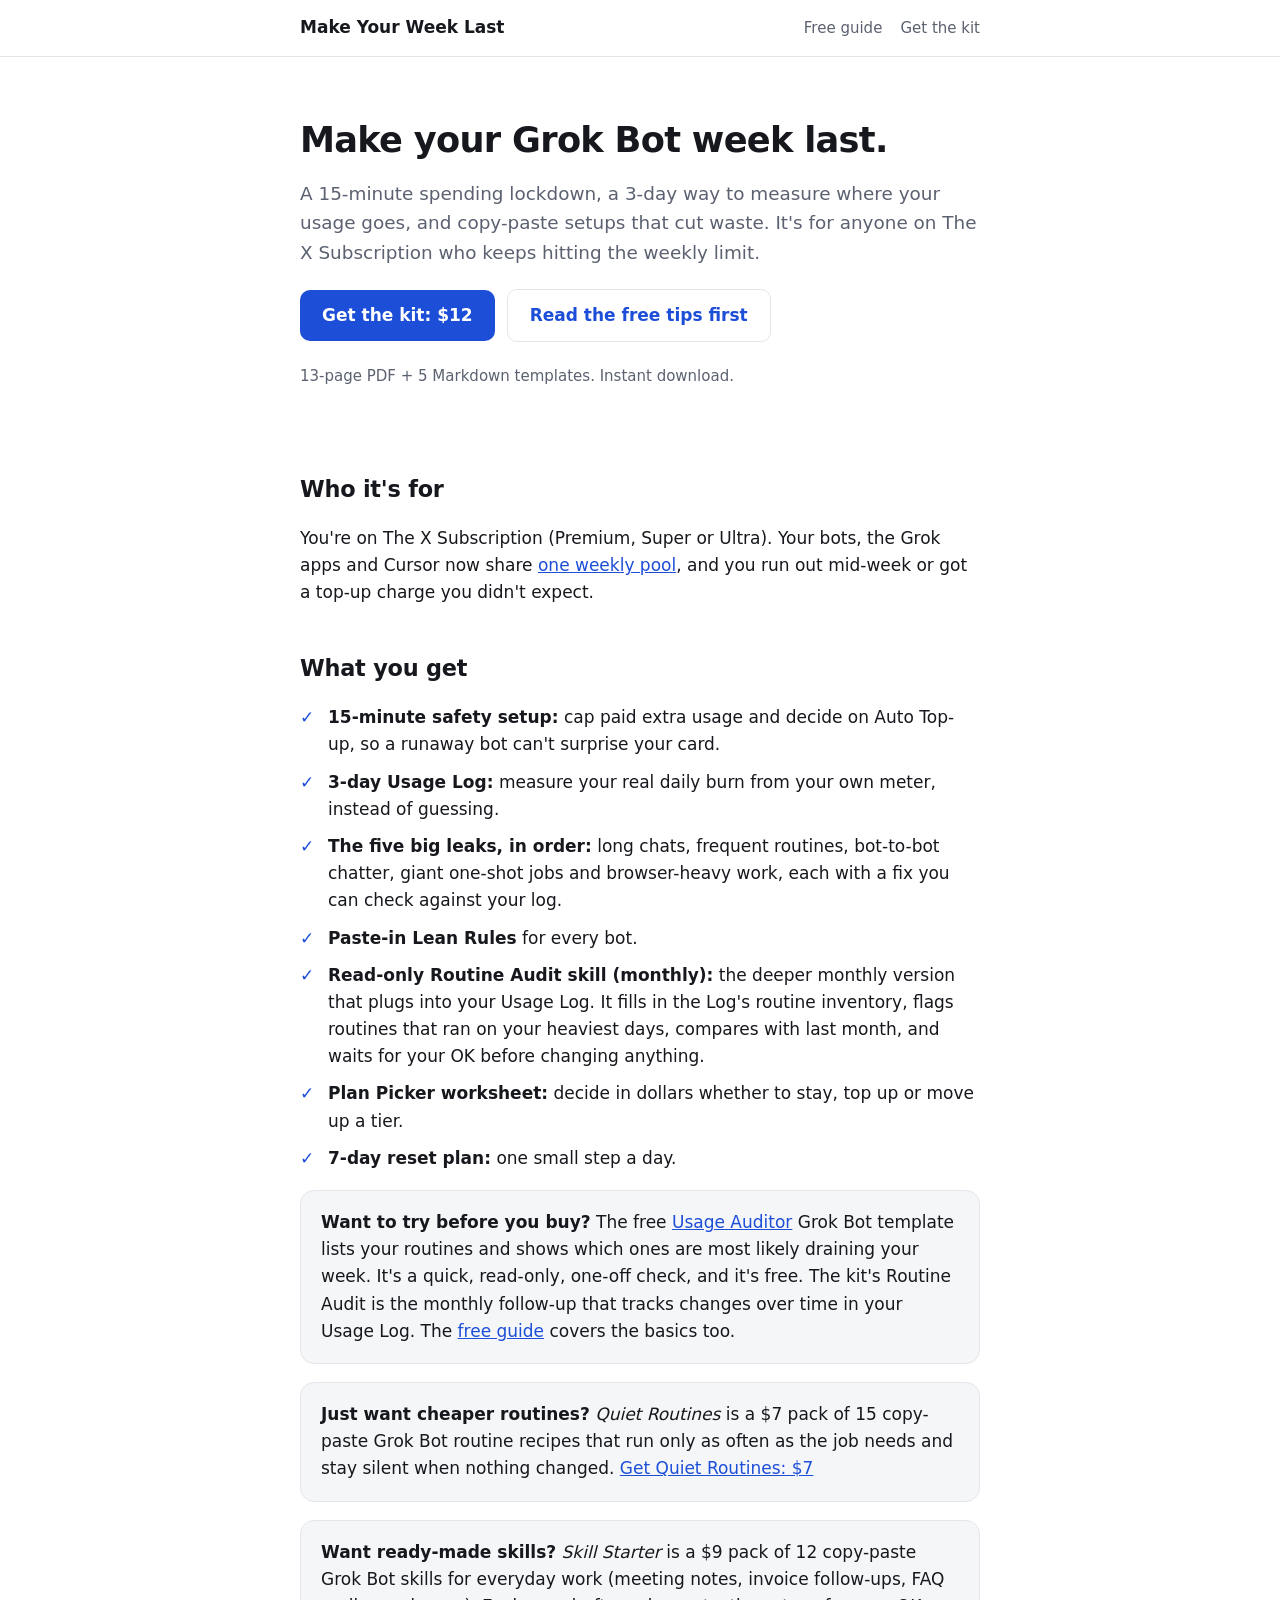
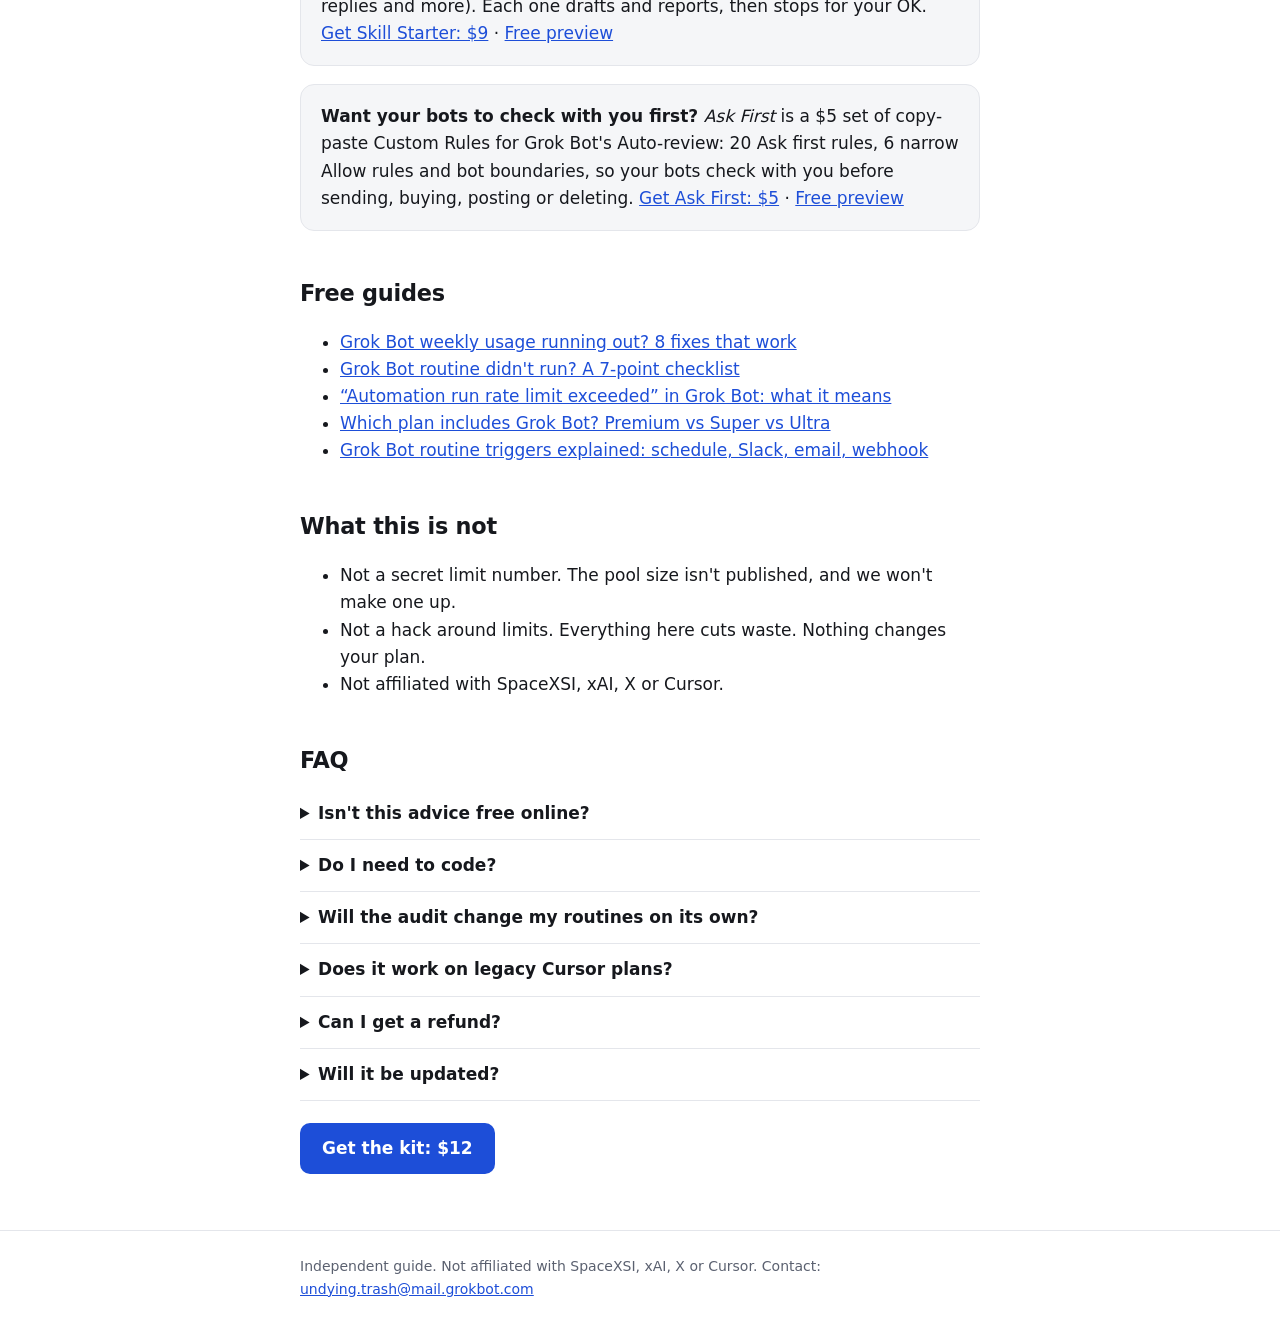
<file: index.html>
<!doctype html>
<html lang="en">
<head>
<meta name="google-site-verification" content="UAMNcoWR_PpXEXKxBEg5cKp0CFgbAZneuXCHmwdmCbc" />
<meta charset="utf-8">
<meta name="viewport" content="width=device-width,initial-scale=1">
<title>Make Your Week Last: a Grok Bot usage kit ($12)</title>
<meta name="description" content="A short guide and 5 copy-paste templates for Grok Bot users on The X Subscription who run out of weekly usage: cap surprise spending, measure your real burn, fix the biggest leaks, and pick a plan in dollars.">
<link rel="canonical" href="https://botfixer5000.github.io/make-your-week-last/">
<meta property="og:title" content="Make Your Week Last: a Grok Bot usage kit">
<meta property="og:description" content="Stop running out of Grok Bot usage mid-week. Guide + 5 copy-paste templates, $12.">
<meta property="og:type" content="website">
<meta property="og:url" content="https://botfixer5000.github.io/make-your-week-last/">
<link rel="stylesheet" href="style.css">
<script type="application/ld+json">{"@context":"https://schema.org","@type":"Product","name":"Make Your Week Last: Grok Bot Usage Kit","description":"PDF guide plus 5 Markdown templates to stop running out of Grok Bot weekly usage on The X Subscription.","offers":{"@type":"Offer","price":"12.00","priceCurrency":"USD","url":"https://botfixer5000.gumroad.com/l/make-your-week-last"}}</script>
</head>
<body>
<header class="site"><div class="wrap"><a href="./">Make Your Week Last</a><nav><a href="grok-bot-weekly-usage-running-out/">Free guide</a><a href="https://botfixer5000.gumroad.com/l/make-your-week-last">Get the kit</a></nav></div></header>
<main class="wrap">
<section class="hero">
<h1>Make your Grok Bot week last.</h1>
<p class="lede">A 15-minute spending lockdown, a 3-day way to measure where your usage goes, and copy-paste setups that cut waste. It's for anyone on The X Subscription who keeps hitting the weekly limit.</p>
<div class="cta"><a class="btn" href="https://botfixer5000.gumroad.com/l/make-your-week-last">Get the kit: $12</a><a class="btn ghost" href="grok-bot-weekly-usage-running-out/">Read the free tips first</a></div>
<p class="price">13-page PDF + 5 Markdown templates. Instant download.</p>
</section>

<h2>Who it's for</h2>
<p>You're on The X Subscription (Premium, Super or Ultra). Your bots, the Grok apps and Cursor now share <a href="https://docs.x.ai/x-subscription/usage-limits">one weekly pool</a>, and you run out mid-week or got a top-up charge you didn't expect.</p>

<h2>What you get</h2>
<ul class="check">
<li><strong>15-minute safety setup:</strong> cap paid extra usage and decide on Auto Top-up, so a runaway bot can't surprise your card.</li>
<li><strong>3-day Usage Log:</strong> measure your real daily burn from your own meter, instead of guessing.</li>
<li><strong>The five big leaks, in order:</strong> long chats, frequent routines, bot-to-bot chatter, giant one-shot jobs and browser-heavy work, each with a fix you can check against your log.</li>
<li><strong>Paste-in Lean Rules</strong> for every bot.</li>
<li><strong>Read-only Routine Audit skill (monthly):</strong> the deeper monthly version that plugs into your Usage Log. It fills in the Log's routine inventory, flags routines that ran on your heaviest days, compares with last month, and waits for your OK before changing anything.</li>
<li><strong>Plan Picker worksheet:</strong> decide in dollars whether to stay, top up or move up a tier.</li>
<li><strong>7-day reset plan:</strong> one small step a day.</li>
</ul>

<div class="card">
<strong>Want to try before you buy?</strong> The free <a href="https://x.ai/bot/VB-5Vtr02fQfb85VP9PFY">Usage Auditor</a> Grok Bot template lists your routines and shows which ones are most likely draining your week. It's a quick, read-only, one-off check, and it's free. The kit's Routine Audit is the monthly follow-up that tracks changes over time in your Usage Log. The <a href="grok-bot-weekly-usage-running-out/">free guide</a> covers the basics too.
</div>

<div class="card">
<strong>Just want cheaper routines?</strong> <em>Quiet Routines</em> is a $7 pack of 15 copy-paste Grok Bot routine recipes that run only as often as the job needs and stay silent when nothing changed. <a href="https://botfixer5000.gumroad.com/l/quiet-routines">Get Quiet Routines: $7</a>
</div>

<div class="card">
<strong>Want ready-made skills?</strong> <em>Skill Starter</em> is a $9 pack of 12 copy-paste Grok Bot skills for everyday work (meeting notes, invoice follow-ups, FAQ replies and more). Each one drafts and reports, then stops for your OK. <a href="https://botfixer5000.gumroad.com/l/skill-starter">Get Skill Starter: $9</a> · <a href="skill-starter-preview.pdf">Free preview</a>
</div>

<div class="card">
<strong>Want your bots to check with you first?</strong> <em>Ask First</em> is a $5 set of copy-paste Custom Rules for Grok Bot's Auto-review: 20 Ask first rules, 6 narrow Allow rules and bot boundaries, so your bots check with you before sending, buying, posting or deleting. <a href="https://botfixer5000.gumroad.com/l/ask-first-rules">Get Ask First: $5</a> · <a href="ask-first-rules-preview.pdf">Free preview</a>
</div>

<h2>Free guides</h2>
<ul>
<li><a href="grok-bot-weekly-usage-running-out/">Grok Bot weekly usage running out? 8 fixes that work</a></li>
<li><a href="grok-bot-routine-not-running/">Grok Bot routine didn't run? A 7-point checklist</a></li>
<li><a href="automation-run-rate-limit-exceeded/">“Automation run rate limit exceeded” in Grok Bot: what it means</a></li>
<li><a href="which-plan-includes-grok-bot/">Which plan includes Grok Bot? Premium vs Super vs Ultra</a></li>
<li><a href="grok-bot-routine-triggers/">Grok Bot routine triggers explained: schedule, Slack, email, webhook</a></li>
</ul>

<h2>What this is not</h2>
<ul>
<li>Not a secret limit number. The pool size isn't published, and we won't make one up.</li>
<li>Not a hack around limits. Everything here cuts waste. Nothing changes your plan.</li>
<li>Not affiliated with SpaceXSI, xAI, X or Cursor.</li>
</ul>

<h2>FAQ</h2>
<details><summary>Isn't this advice free online?</summary><p>Some of it is, and the kit links the official pages. What you're paying for is one ordered checklist, a way to measure your own burn, ready-to-paste templates, and the plan decision in dollars, all in one place for the shared-pool setup.</p></details>
<details><summary>Do I need to code?</summary><p>No. You paste text into your bots and fill in two tables.</p></details>
<details><summary>Will the audit change my routines on its own?</summary><p>No. It's read-only and asks you to approve each change by number.</p></details>
<details><summary>Does it work on legacy Cursor plans?</summary><p>Mostly. The leak fixes and templates apply anywhere. The billing steps are written for The X Subscription, and legacy screens use different names (On-demand usage, On-demand monthly limit).</p></details>
<details><summary>Can I get a refund?</summary><p>No. All sales are final (except where the law requires a refund) because this is a digital download you keep as soon as you buy it. The product page has a free preview with the full table of contents and a sample page. If a file won't open or download, email <a href="mailto:undying.trash@mail.grokbot.com">undying.trash@mail.grokbot.com</a> and I'll send it again.</p></details>
<details><summary>Will it be updated?</summary><p>Buyers get any v1.x updates free, through the same download. Plans and menus change, so I plan to update it when they do, but there's no set schedule.</p></details>

<div class="cta"><a class="btn" href="https://botfixer5000.gumroad.com/l/make-your-week-last">Get the kit: $12</a></div>
</main>
<footer><div class="wrap small">Independent guide. Not affiliated with SpaceXSI, xAI, X or Cursor. Contact: <a href="mailto:undying.trash@mail.grokbot.com">undying.trash@mail.grokbot.com</a></div></footer>
</body>
</html>
</file>
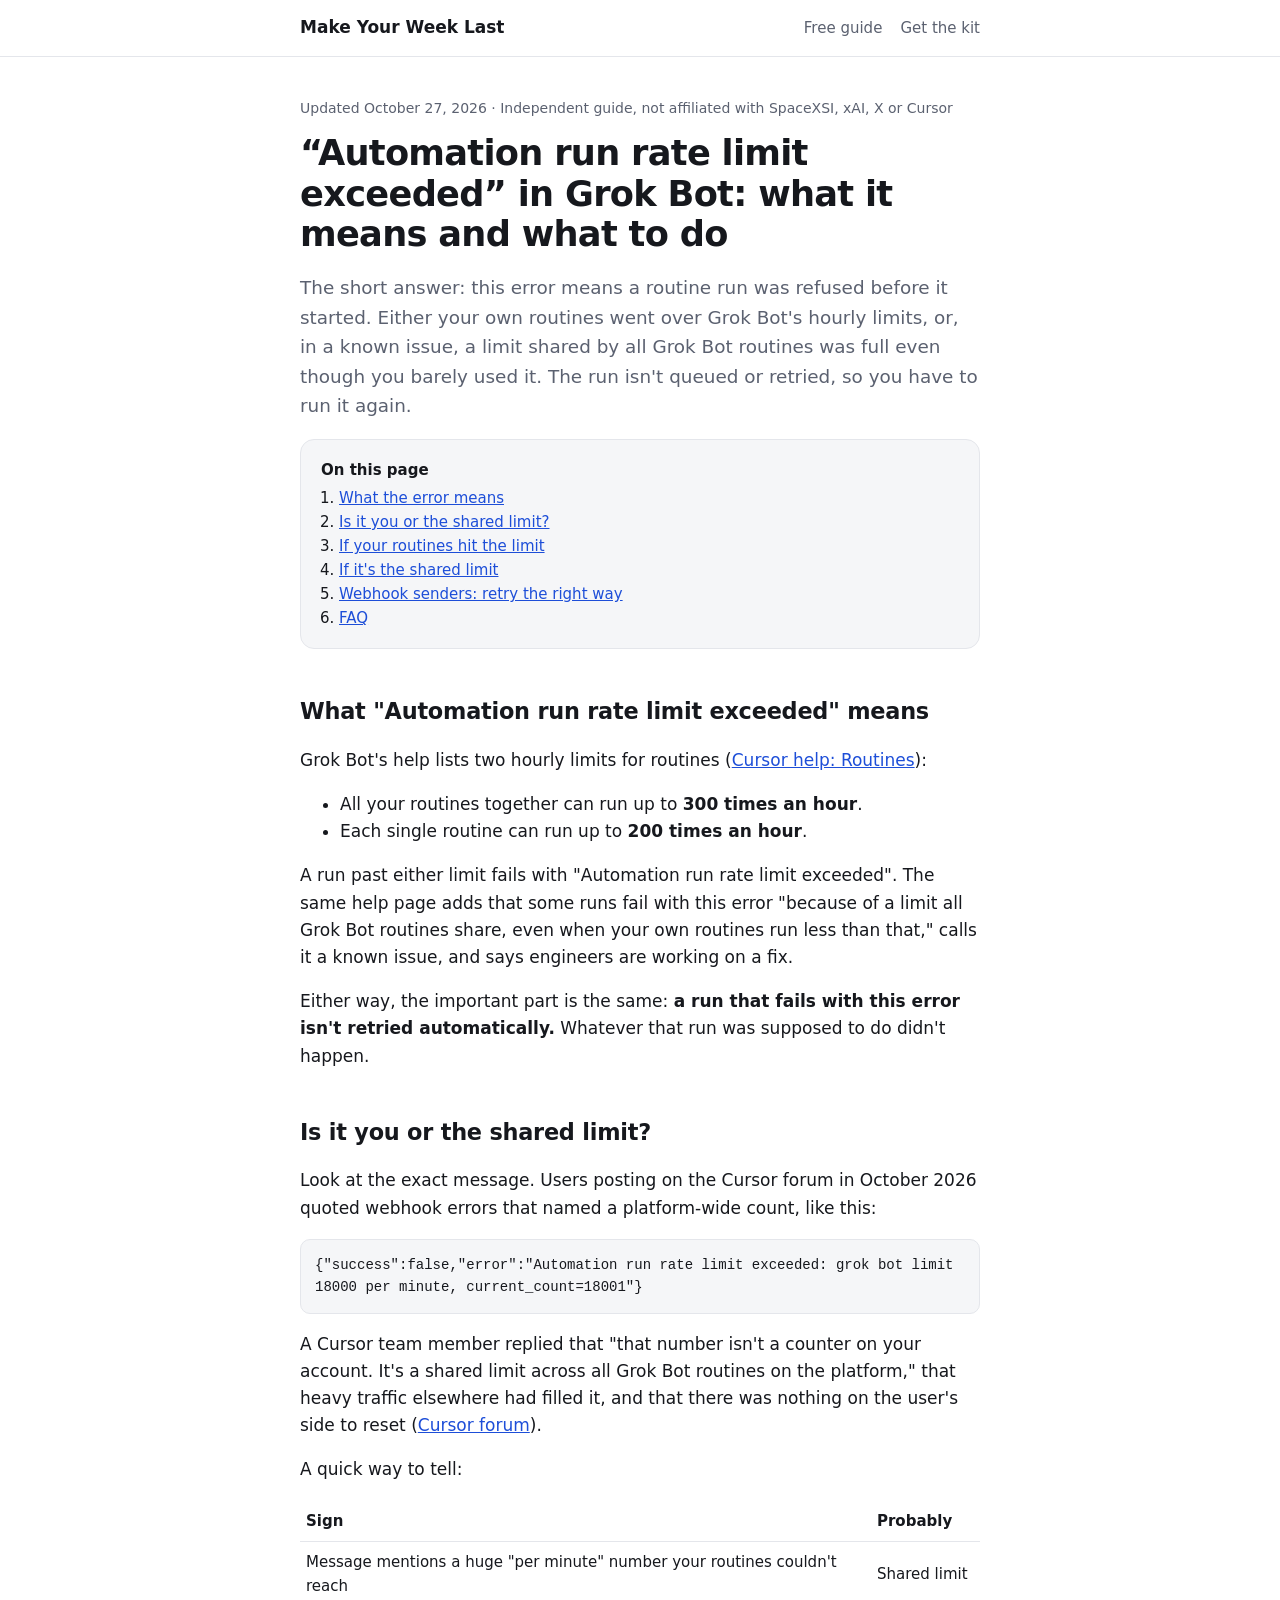
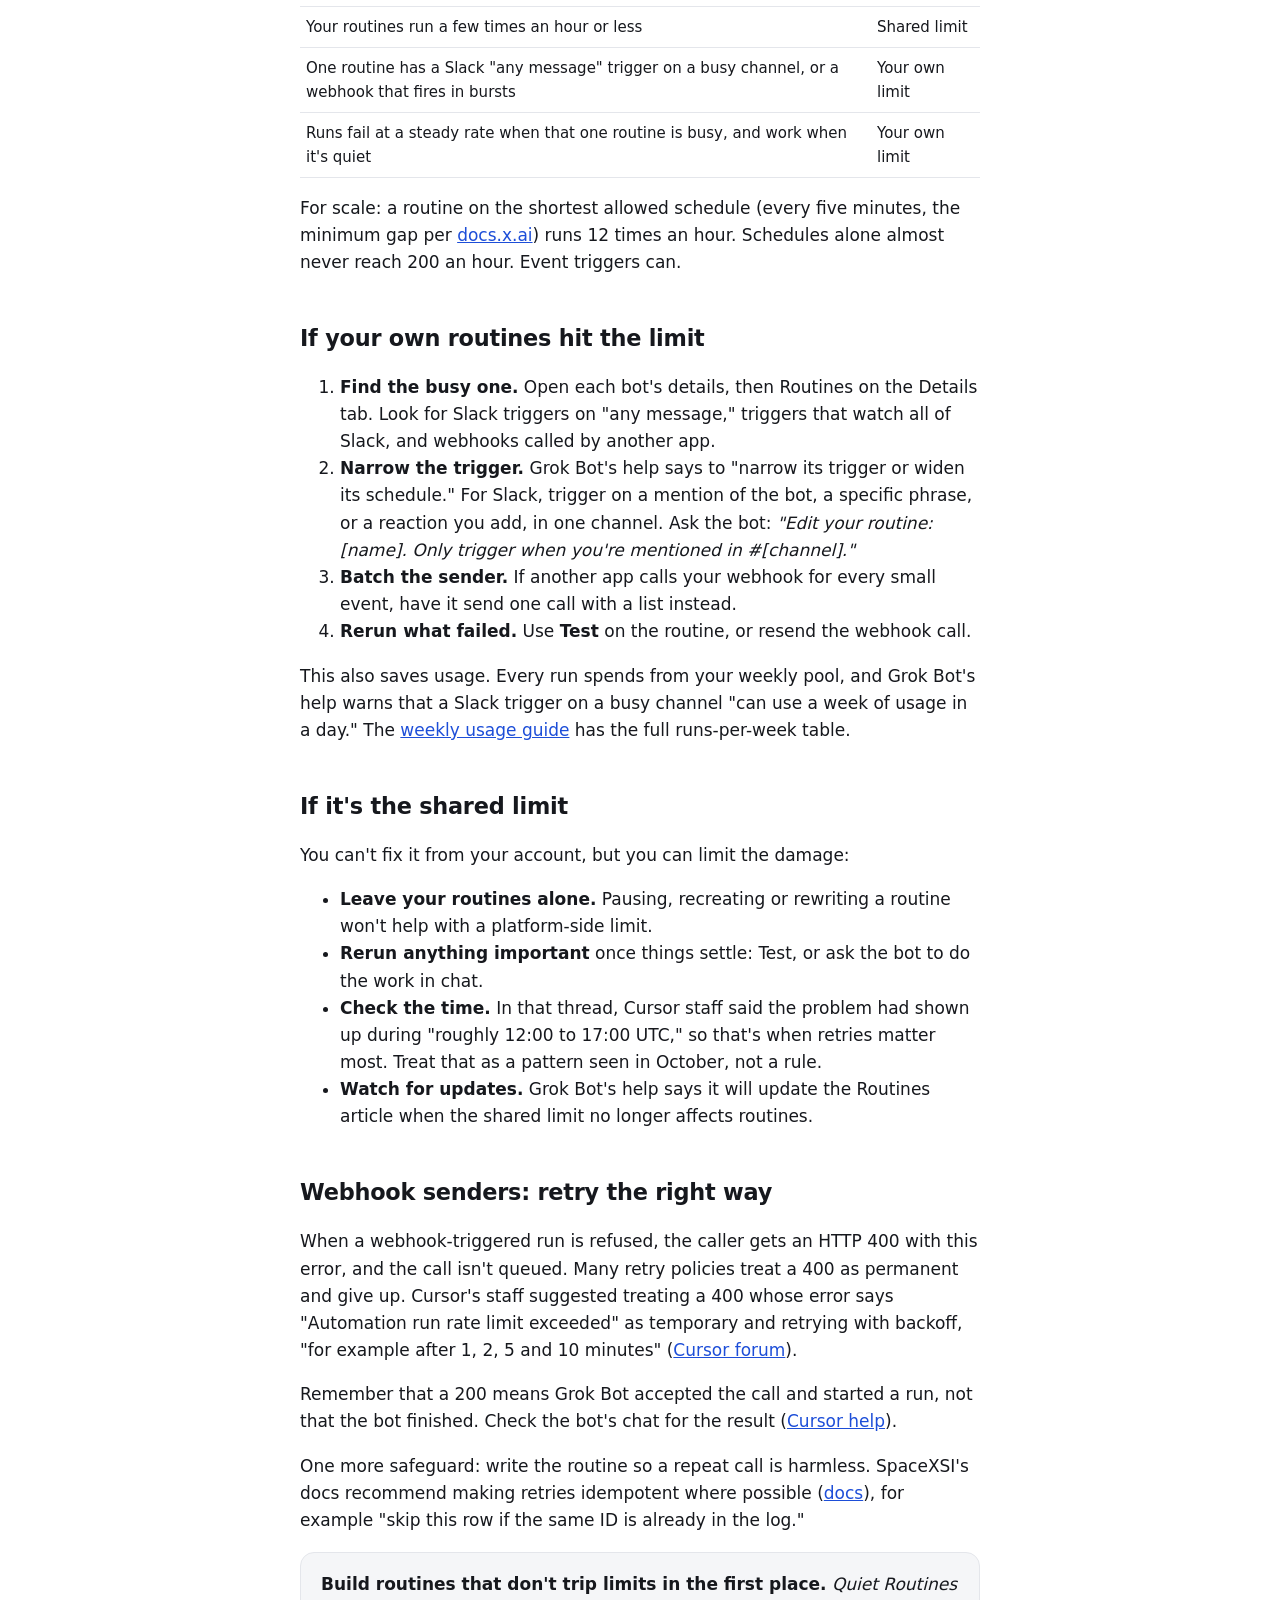
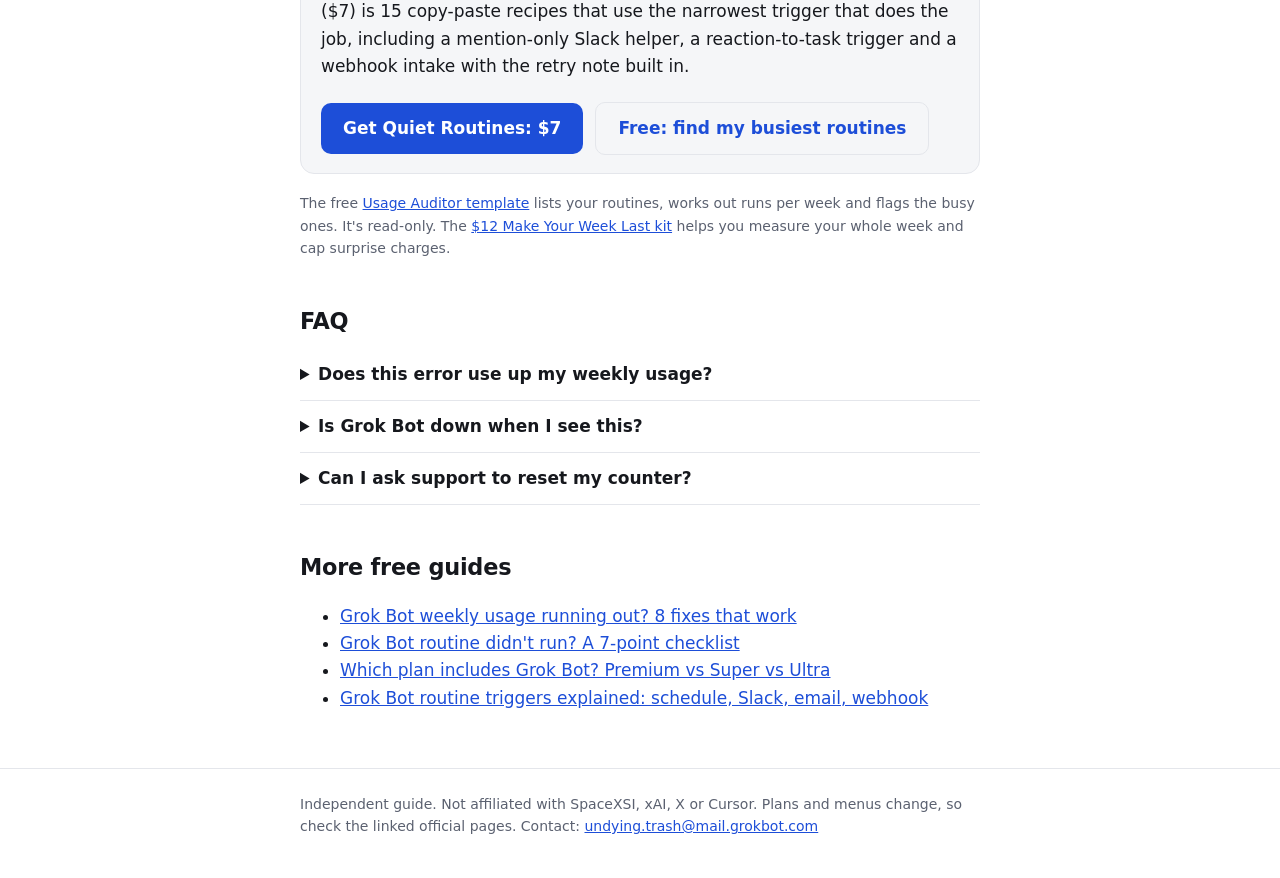
<file: automation-run-rate-limit-exceeded/index.html>
<!doctype html>
<html lang="en">
<head>
<meta charset="utf-8">
<meta name="viewport" content="width=device-width,initial-scale=1">
<title>“Automation run rate limit exceeded” in Grok Bot, explained</title>
<meta name="description" content="What the Grok Bot error “Automation run rate limit exceeded” means, how to tell your hourly limit from the shared one, and how to retry.">
<link rel="canonical" href="https://botfixer5000.github.io/make-your-week-last/automation-run-rate-limit-exceeded/">
<meta property="og:title" content="“Automation run rate limit exceeded” in Grok Bot: what it means and what to do">
<meta property="og:description" content="Your limit or the shared one? How to tell, what to change, and how to retry.">
<meta property="og:type" content="article">
<meta property="og:url" content="https://botfixer5000.github.io/make-your-week-last/automation-run-rate-limit-exceeded/">
<link rel="stylesheet" href="../style.css">
<script type="application/ld+json">{"@context": "https://schema.org", "@type": "Article", "headline": "“Automation run rate limit exceeded” in Grok Bot: what it means and what to do", "datePublished": "2026-10-27", "dateModified": "2026-10-27", "author": {"@type": "Organization", "name": "Make Your Week Last"}}</script>
</head>
<body>
<header class="site"><div class="wrap"><a href="../">Make Your Week Last</a><nav><a href="../grok-bot-weekly-usage-running-out/">Free guide</a><a href="https://botfixer5000.gumroad.com/l/make-your-week-last">Get the kit</a></nav></div></header>
<main class="wrap">
<article>
<p class="small" style="margin-top:40px">Updated October 27, 2026 · Independent guide, not affiliated with SpaceXSI, xAI, X or Cursor</p>
<h1>“Automation run rate limit exceeded” in Grok Bot: what it means and what to do</h1>
<p class="lede">The short answer: this error means a routine run was refused before it started. Either your own routines went over Grok Bot's hourly limits, or, in a known issue, a limit shared by all Grok Bot routines was full even though you barely used it. The run isn't queued or retried, so you have to run it again.</p>

<nav class="card toc"><strong>On this page</strong><ol>
<li><a href="#means">What the error means</a></li>
<li><a href="#which">Is it you or the shared limit?</a></li>
<li><a href="#yours">If your routines hit the limit</a></li>
<li><a href="#shared">If it's the shared limit</a></li>
<li><a href="#webhook">Webhook senders: retry the right way</a></li>
<li><a href="#faq">FAQ</a></li>
</ol></nav>

<h2 id="means">What "Automation run rate limit exceeded" means</h2>
<p>Grok Bot's help lists two hourly limits for routines (<a href="https://cursor.com/help/grok-bot/routines">Cursor help: Routines</a>):</p>
<ul>
<li>All your routines together can run up to <strong>300 times an hour</strong>.</li>
<li>Each single routine can run up to <strong>200 times an hour</strong>.</li>
</ul>
<p>A run past either limit fails with "Automation run rate limit exceeded". The same help page adds that some runs fail with this error "because of a limit all Grok Bot routines share, even when your own routines run less than that," calls it a known issue, and says engineers are working on a fix.</p>
<p>Either way, the important part is the same: <strong>a run that fails with this error isn't retried automatically.</strong> Whatever that run was supposed to do didn't happen.</p>

<h2 id="which">Is it you or the shared limit?</h2>
<p>Look at the exact message. Users posting on the Cursor forum in October 2026 quoted webhook errors that named a platform-wide count, like this:</p>
<pre>{"success":false,"error":"Automation run rate limit exceeded: grok bot limit 18000 per minute, current_count=18001"}</pre>
<p>A Cursor team member replied that "that number isn't a counter on your account. It's a shared limit across all Grok Bot routines on the platform," that heavy traffic elsewhere had filled it, and that there was nothing on the user's side to reset (<a href="https://forum.cursor.com/t/automation-webhook-rejected-with-rate-limit-exceeded-despite-low-usage/174897">Cursor forum</a>).</p>
<p>A quick way to tell:</p>
<table>
<tr><th>Sign</th><th>Probably</th></tr>
<tr><td>Message mentions a huge "per minute" number your routines couldn't reach</td><td>Shared limit</td></tr>
<tr><td>Your routines run a few times an hour or less</td><td>Shared limit</td></tr>
<tr><td>One routine has a Slack "any message" trigger on a busy channel, or a webhook that fires in bursts</td><td>Your own limit</td></tr>
<tr><td>Runs fail at a steady rate when that one routine is busy, and work when it's quiet</td><td>Your own limit</td></tr>
</table>
<p>For scale: a routine on the shortest allowed schedule (every five minutes, the minimum gap per <a href="https://docs.x.ai/grok-bot/skills-routines-and-automations">docs.x.ai</a>) runs 12 times an hour. Schedules alone almost never reach 200 an hour. Event triggers can.</p>

<h2 id="yours">If your own routines hit the limit</h2>
<ol>
<li><strong>Find the busy one.</strong> Open each bot's details, then Routines on the Details tab. Look for Slack triggers on "any message," triggers that watch all of Slack, and webhooks called by another app.</li>
<li><strong>Narrow the trigger.</strong> Grok Bot's help says to "narrow its trigger or widen its schedule." For Slack, trigger on a mention of the bot, a specific phrase, or a reaction you add, in one channel. Ask the bot: <em>"Edit your routine: [name]. Only trigger when you're mentioned in #[channel]."</em></li>
<li><strong>Batch the sender.</strong> If another app calls your webhook for every small event, have it send one call with a list instead.</li>
<li><strong>Rerun what failed.</strong> Use <strong>Test</strong> on the routine, or resend the webhook call.</li>
</ol>
<p>This also saves usage. Every run spends from your weekly pool, and Grok Bot's help warns that a Slack trigger on a busy channel "can use a week of usage in a day." The <a href="../grok-bot-weekly-usage-running-out/">weekly usage guide</a> has the full runs-per-week table.</p>

<h2 id="shared">If it's the shared limit</h2>
<p>You can't fix it from your account, but you can limit the damage:</p>
<ul>
<li><strong>Leave your routines alone.</strong> Pausing, recreating or rewriting a routine won't help with a platform-side limit.</li>
<li><strong>Rerun anything important</strong> once things settle: Test, or ask the bot to do the work in chat.</li>
<li><strong>Check the time.</strong> In that thread, Cursor staff said the problem had shown up during "roughly 12:00 to 17:00 UTC," so that's when retries matter most. Treat that as a pattern seen in October, not a rule.</li>
<li><strong>Watch for updates.</strong> Grok Bot's help says it will update the Routines article when the shared limit no longer affects routines.</li>
</ul>

<h2 id="webhook">Webhook senders: retry the right way</h2>
<p>When a webhook-triggered run is refused, the caller gets an HTTP 400 with this error, and the call isn't queued. Many retry policies treat a 400 as permanent and give up. Cursor's staff suggested treating a 400 whose error says "Automation run rate limit exceeded" as temporary and retrying with backoff, "for example after 1, 2, 5 and 10 minutes" (<a href="https://forum.cursor.com/t/automation-webhook-rejected-with-rate-limit-exceeded-despite-low-usage/174897">Cursor forum</a>).</p>
<p>Remember that a 200 means Grok Bot accepted the call and started a run, not that the bot finished. Check the bot's chat for the result (<a href="https://cursor.com/help/grok-bot/routines">Cursor help</a>).</p>
<p>One more safeguard: write the routine so a repeat call is harmless. SpaceXSI's docs recommend making retries idempotent where possible (<a href="https://docs.x.ai/grok-bot/skills-routines-and-automations">docs</a>), for example "skip this row if the same ID is already in the log."</p>

<div class="card">
<strong>Build routines that don't trip limits in the first place.</strong> <em>Quiet Routines</em> ($7) is 15 copy-paste recipes that use the narrowest trigger that does the job, including a mention-only Slack helper, a reaction-to-task trigger and a webhook intake with the retry note built in.
<div class="cta" style="margin-bottom:0"><a class="btn" href="https://botfixer5000.gumroad.com/l/quiet-routines">Get Quiet Routines: $7</a><a class="btn ghost" href="https://x.ai/bot/VB-5Vtr02fQfb85VP9PFY">Free: find my busiest routines</a></div>
</div>
<p class="small">The free <a href="https://x.ai/bot/VB-5Vtr02fQfb85VP9PFY">Usage Auditor template</a> lists your routines, works out runs per week and flags the busy ones. It's read-only. The <a href="https://botfixer5000.gumroad.com/l/make-your-week-last">$12 Make Your Week Last kit</a> helps you measure your whole week and cap surprise charges.</p>

<h2 id="faq">FAQ</h2>
<details><summary>Does this error use up my weekly usage?</summary><p>Grok Bot's help doesn't say. What is clear: the refused run never started, so its work didn't happen, and the rerun spends usage like any other run.</p></details>
<details><summary>Is Grok Bot down when I see this?</summary><p>Not necessarily. Forum users reported this error while status.cursor.com showed everything operational (<a href="https://forum.cursor.com/t/github-pr-triggering-automation-rate-limit/174611">Cursor forum</a>). Your bots may still answer normally in chat.</p></details>
<details><summary>Can I ask support to reset my counter?</summary><p>If it's the shared limit, there's nothing on your account to reset, according to the Cursor staff reply in the forum thread. If it's your own limit, narrowing the trigger is the fix.</p></details>
<h2 id="more">More free guides</h2>
<ul><li><a href="../grok-bot-weekly-usage-running-out/">Grok Bot weekly usage running out? 8 fixes that work</a></li><li><a href="../grok-bot-routine-not-running/">Grok Bot routine didn't run? A 7-point checklist</a></li><li><a href="../which-plan-includes-grok-bot/">Which plan includes Grok Bot? Premium vs Super vs Ultra</a></li><li><a href="../grok-bot-routine-triggers/">Grok Bot routine triggers explained: schedule, Slack, email, webhook</a></li></ul>
</article>
</main>
<footer><div class="wrap small">Independent guide. Not affiliated with SpaceXSI, xAI, X or Cursor. Plans and menus change, so check the linked official pages. Contact: <a href="mailto:undying.trash@mail.grokbot.com">undying.trash@mail.grokbot.com</a></div></footer>
</body>
</html>
</file>
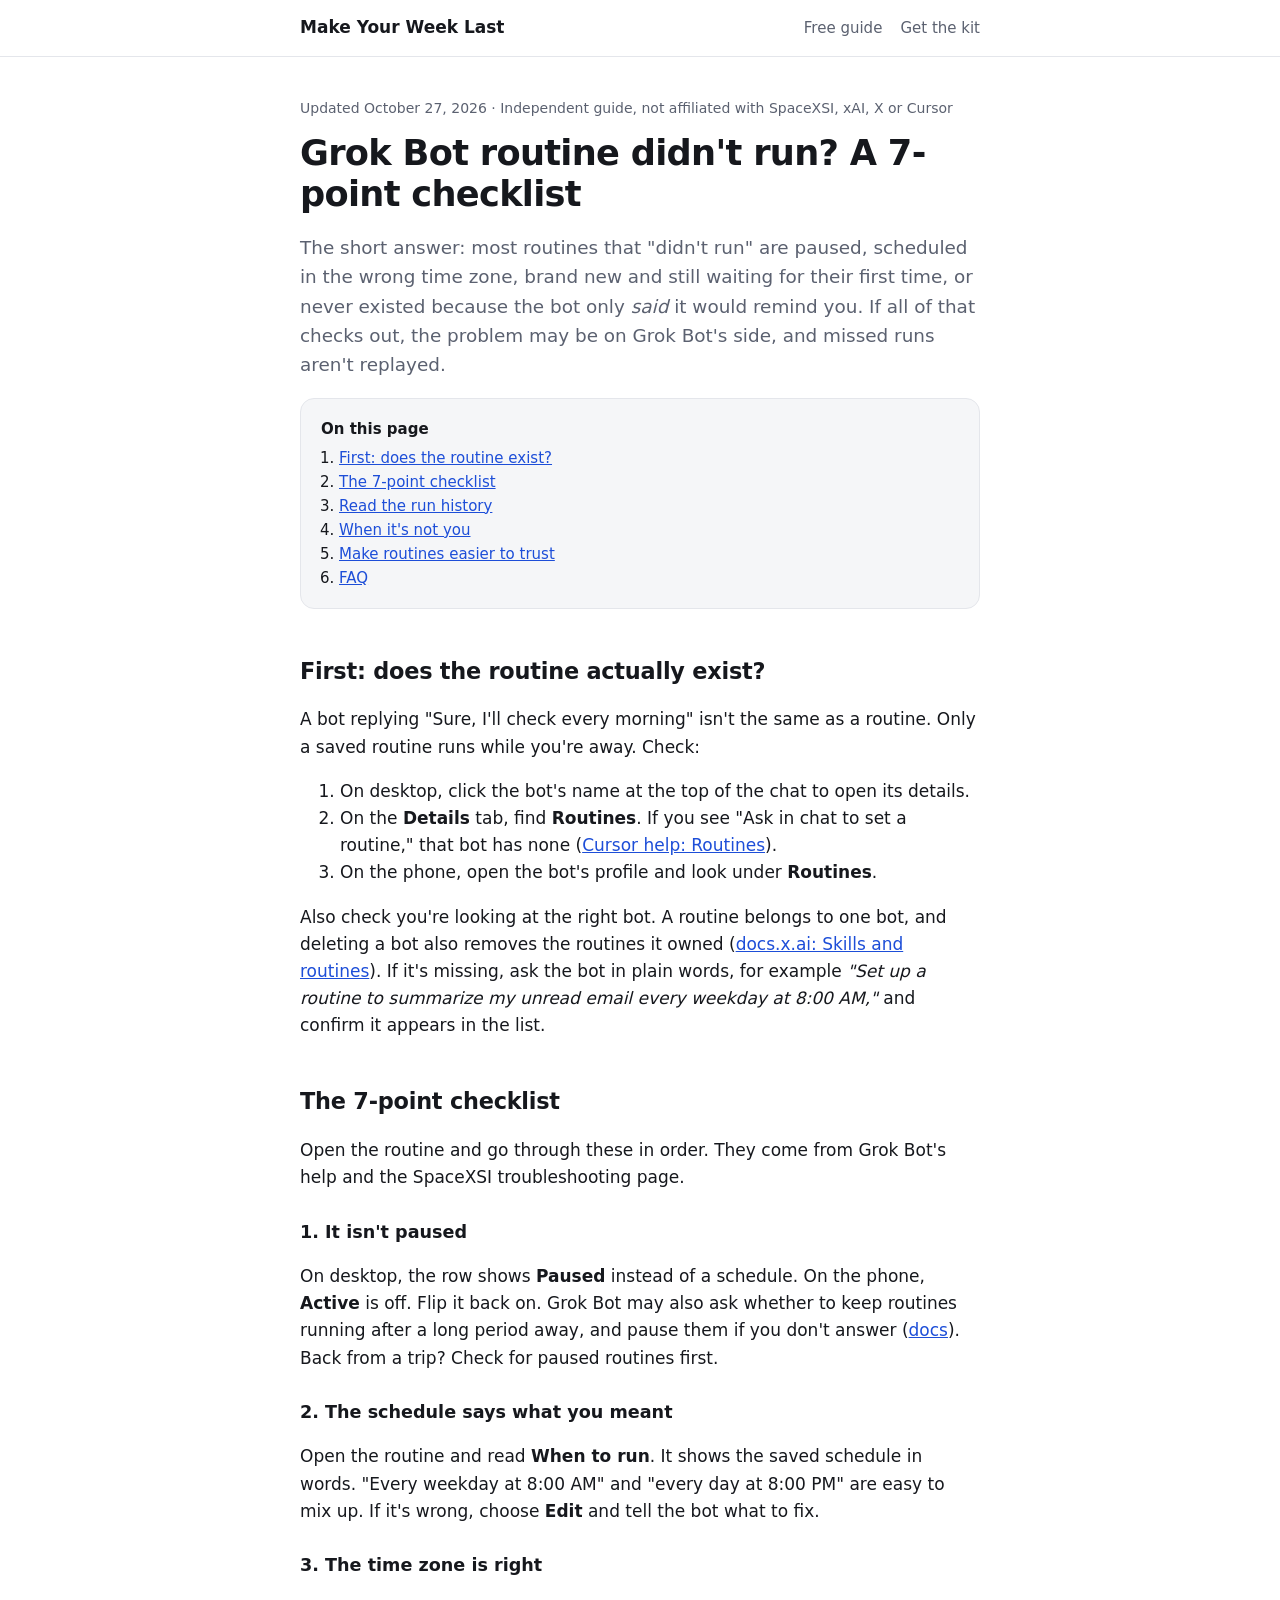
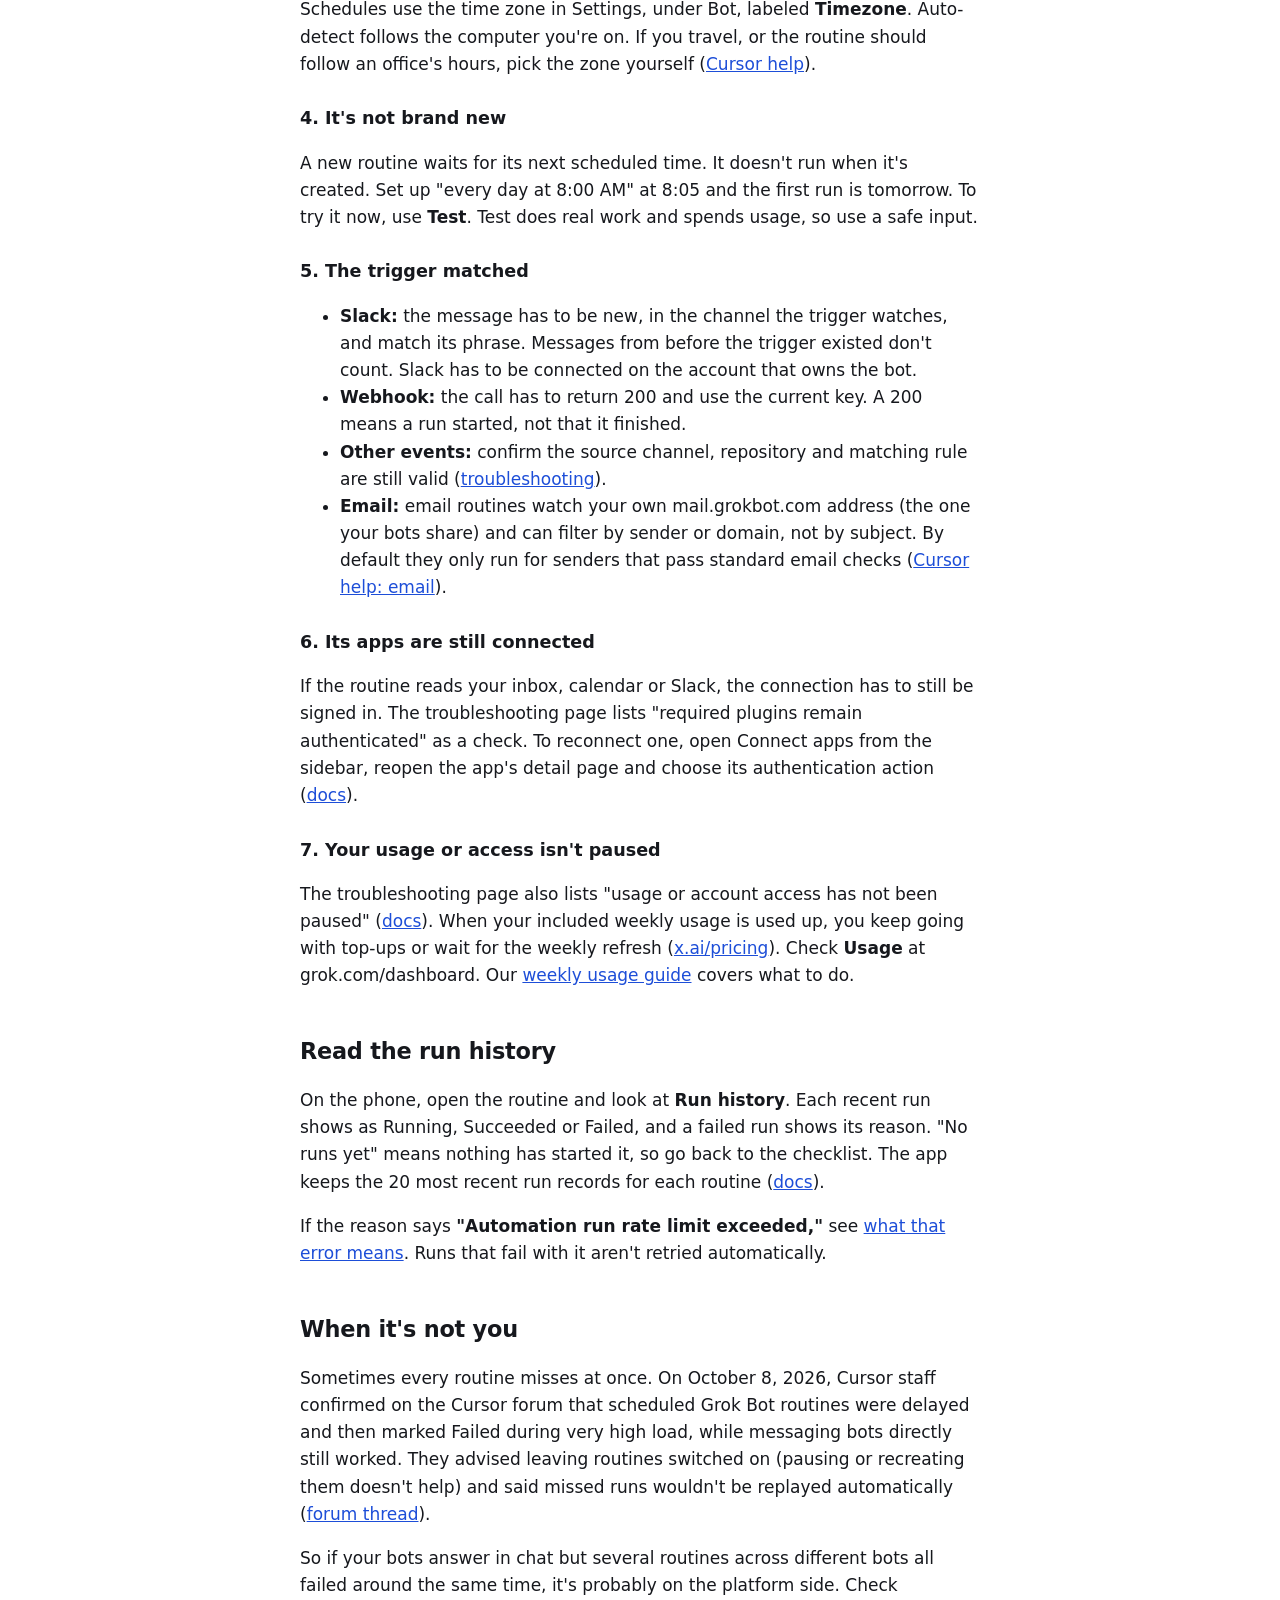
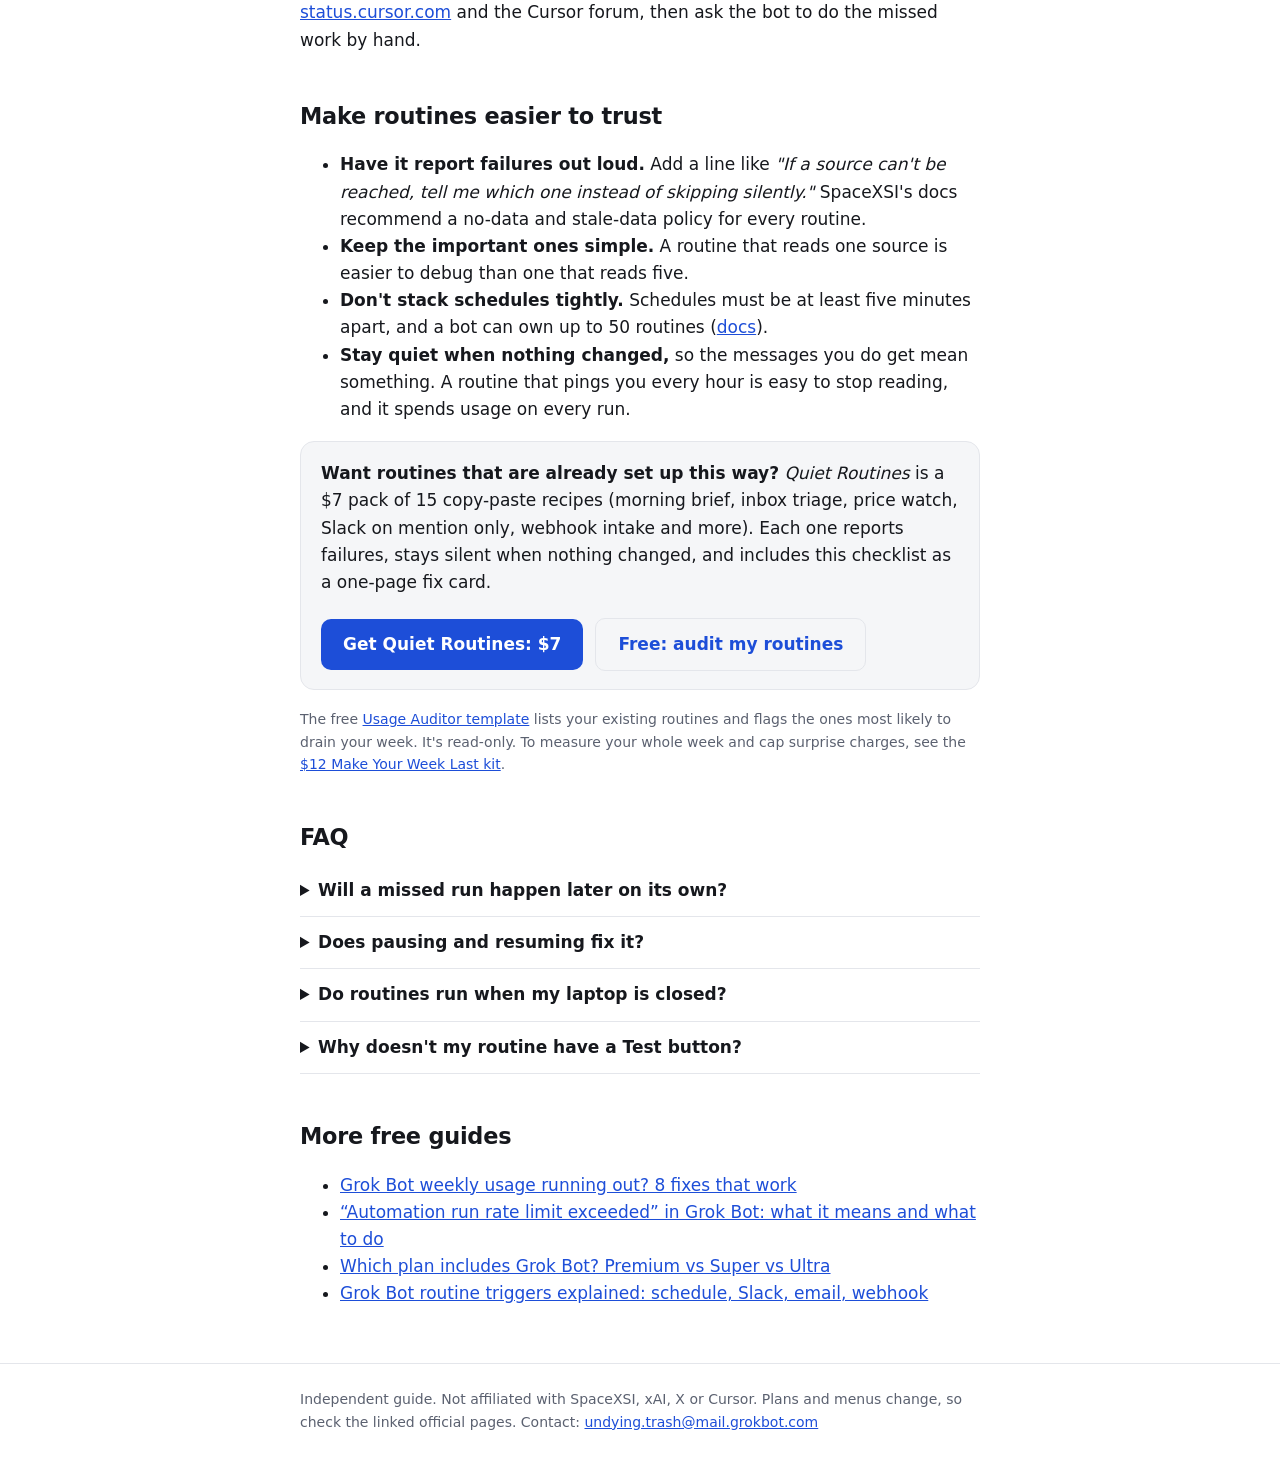
<file: grok-bot-routine-not-running/index.html>
<!doctype html>
<html lang="en">
<head>
<meta charset="utf-8">
<meta name="viewport" content="width=device-width,initial-scale=1">
<title>Grok Bot routine didn't run? A 7-point checklist</title>
<meta name="description" content="Grok Bot routine didn't run? Check if it's paused, the time zone, a new schedule, the trigger, app connections and outages. 7 checks with official sources.">
<link rel="canonical" href="https://botfixer5000.github.io/make-your-week-last/grok-bot-routine-not-running/">
<meta property="og:title" content="Grok Bot routine didn't run? A 7-point checklist">
<meta property="og:description" content="The 7 checks to run when a Grok Bot routine misses, plus how to read Run history.">
<meta property="og:type" content="article">
<meta property="og:url" content="https://botfixer5000.github.io/make-your-week-last/grok-bot-routine-not-running/">
<link rel="stylesheet" href="../style.css">
<script type="application/ld+json">{"@context": "https://schema.org", "@type": "Article", "headline": "Grok Bot routine didn't run? A 7-point checklist", "datePublished": "2026-10-27", "dateModified": "2026-10-27", "author": {"@type": "Organization", "name": "Make Your Week Last"}}</script>
</head>
<body>
<header class="site"><div class="wrap"><a href="../">Make Your Week Last</a><nav><a href="../grok-bot-weekly-usage-running-out/">Free guide</a><a href="https://botfixer5000.gumroad.com/l/make-your-week-last">Get the kit</a></nav></div></header>
<main class="wrap">
<article>
<p class="small" style="margin-top:40px">Updated October 27, 2026 · Independent guide, not affiliated with SpaceXSI, xAI, X or Cursor</p>
<h1>Grok Bot routine didn't run? A 7-point checklist</h1>
<p class="lede">The short answer: most routines that "didn't run" are paused, scheduled in the wrong time zone, brand new and still waiting for their first time, or never existed because the bot only <em>said</em> it would remind you. If all of that checks out, the problem may be on Grok Bot's side, and missed runs aren't replayed.</p>

<nav class="card toc"><strong>On this page</strong><ol>
<li><a href="#exists">First: does the routine exist?</a></li>
<li><a href="#checklist">The 7-point checklist</a></li>
<li><a href="#history">Read the run history</a></li>
<li><a href="#outage">When it's not you</a></li>
<li><a href="#prevent">Make routines easier to trust</a></li>
<li><a href="#faq">FAQ</a></li>
</ol></nav>

<h2 id="exists">First: does the routine actually exist?</h2>
<p>A bot replying "Sure, I'll check every morning" isn't the same as a routine. Only a saved routine runs while you're away. Check:</p>
<ol>
<li>On desktop, click the bot's name at the top of the chat to open its details.</li>
<li>On the <strong>Details</strong> tab, find <strong>Routines</strong>. If you see "Ask in chat to set a routine," that bot has none (<a href="https://cursor.com/help/grok-bot/routines">Cursor help: Routines</a>).</li>
<li>On the phone, open the bot's profile and look under <strong>Routines</strong>.</li>
</ol>
<p>Also check you're looking at the right bot. A routine belongs to one bot, and deleting a bot also removes the routines it owned (<a href="https://docs.x.ai/grok-bot/skills-routines-and-automations">docs.x.ai: Skills and routines</a>). If it's missing, ask the bot in plain words, for example <em>"Set up a routine to summarize my unread email every weekday at 8:00 AM,"</em> and confirm it appears in the list.</p>

<h2 id="checklist">The 7-point checklist</h2>
<p>Open the routine and go through these in order. They come from Grok Bot's help and the SpaceXSI troubleshooting page.</p>
<h3>1. It isn't paused</h3>
<p>On desktop, the row shows <strong>Paused</strong> instead of a schedule. On the phone, <strong>Active</strong> is off. Flip it back on. Grok Bot may also ask whether to keep routines running after a long period away, and pause them if you don't answer (<a href="https://docs.x.ai/grok-bot/skills-routines-and-automations">docs</a>). Back from a trip? Check for paused routines first.</p>
<h3>2. The schedule says what you meant</h3>
<p>Open the routine and read <strong>When to run</strong>. It shows the saved schedule in words. "Every weekday at 8:00 AM" and "every day at 8:00 PM" are easy to mix up. If it's wrong, choose <strong>Edit</strong> and tell the bot what to fix.</p>
<h3>3. The time zone is right</h3>
<p>Schedules use the time zone in Settings, under Bot, labeled <strong>Timezone</strong>. Auto-detect follows the computer you're on. If you travel, or the routine should follow an office's hours, pick the zone yourself (<a href="https://cursor.com/help/grok-bot/routines">Cursor help</a>).</p>
<h3>4. It's not brand new</h3>
<p>A new routine waits for its next scheduled time. It doesn't run when it's created. Set up "every day at 8:00 AM" at 8:05 and the first run is tomorrow. To try it now, use <strong>Test</strong>. Test does real work and spends usage, so use a safe input.</p>
<h3>5. The trigger matched</h3>
<ul>
<li><strong>Slack:</strong> the message has to be new, in the channel the trigger watches, and match its phrase. Messages from before the trigger existed don't count. Slack has to be connected on the account that owns the bot.</li>
<li><strong>Webhook:</strong> the call has to return 200 and use the current key. A 200 means a run started, not that it finished.</li>
<li><strong>Other events:</strong> confirm the source channel, repository and matching rule are still valid (<a href="https://docs.x.ai/grok-bot/troubleshooting">troubleshooting</a>).</li>
<li><strong>Email:</strong> email routines watch your own mail.grokbot.com address (the one your bots share) and can filter by sender or domain, not by subject. By default they only run for senders that pass standard email checks (<a href="https://cursor.com/help/grok-bot/agent-email">Cursor help: email</a>).</li>
</ul>
<h3>6. Its apps are still connected</h3>
<p>If the routine reads your inbox, calendar or Slack, the connection has to still be signed in. The troubleshooting page lists "required plugins remain authenticated" as a check. To reconnect one, open Connect apps from the sidebar, reopen the app's detail page and choose its authentication action (<a href="https://docs.x.ai/grok-bot/troubleshooting">docs</a>).</p>
<h3>7. Your usage or access isn't paused</h3>
<p>The troubleshooting page also lists "usage or account access has not been paused" (<a href="https://docs.x.ai/grok-bot/troubleshooting">docs</a>). When your included weekly usage is used up, you keep going with top-ups or wait for the weekly refresh (<a href="https://x.ai/pricing">x.ai/pricing</a>). Check <strong>Usage</strong> at grok.com/dashboard. Our <a href="../grok-bot-weekly-usage-running-out/">weekly usage guide</a> covers what to do.</p>

<h2 id="history">Read the run history</h2>
<p>On the phone, open the routine and look at <strong>Run history</strong>. Each recent run shows as Running, Succeeded or Failed, and a failed run shows its reason. "No runs yet" means nothing has started it, so go back to the checklist. The app keeps the 20 most recent run records for each routine (<a href="https://docs.x.ai/grok-bot/skills-routines-and-automations">docs</a>).</p>
<p>If the reason says <strong>"Automation run rate limit exceeded,"</strong> see <a href="../automation-run-rate-limit-exceeded/">what that error means</a>. Runs that fail with it aren't retried automatically.</p>

<h2 id="outage">When it's not you</h2>
<p>Sometimes every routine misses at once. On October 8, 2026, Cursor staff confirmed on the Cursor forum that scheduled Grok Bot routines were delayed and then marked Failed during very high load, while messaging bots directly still worked. They advised leaving routines switched on (pausing or recreating them doesn't help) and said missed runs wouldn't be replayed automatically (<a href="https://forum.cursor.com/t/all-grok-bot-routines-failed-to-run/174125">forum thread</a>).</p>
<p>So if your bots answer in chat but several routines across different bots all failed around the same time, it's probably on the platform side. Check <a href="https://status.cursor.com/">status.cursor.com</a> and the Cursor forum, then ask the bot to do the missed work by hand.</p>

<h2 id="prevent">Make routines easier to trust</h2>
<ul>
<li><strong>Have it report failures out loud.</strong> Add a line like <em>"If a source can't be reached, tell me which one instead of skipping silently."</em> SpaceXSI's docs recommend a no-data and stale-data policy for every routine.</li>
<li><strong>Keep the important ones simple.</strong> A routine that reads one source is easier to debug than one that reads five.</li>
<li><strong>Don't stack schedules tightly.</strong> Schedules must be at least five minutes apart, and a bot can own up to 50 routines (<a href="https://docs.x.ai/grok-bot/skills-routines-and-automations">docs</a>).</li>
<li><strong>Stay quiet when nothing changed,</strong> so the messages you do get mean something. A routine that pings you every hour is easy to stop reading, and it spends usage on every run.</li>
</ul>

<div class="card">
<strong>Want routines that are already set up this way?</strong> <em>Quiet Routines</em> is a $7 pack of 15 copy-paste recipes (morning brief, inbox triage, price watch, Slack on mention only, webhook intake and more). Each one reports failures, stays silent when nothing changed, and includes this checklist as a one-page fix card.
<div class="cta" style="margin-bottom:0"><a class="btn" href="https://botfixer5000.gumroad.com/l/quiet-routines">Get Quiet Routines: $7</a><a class="btn ghost" href="https://x.ai/bot/VB-5Vtr02fQfb85VP9PFY">Free: audit my routines</a></div>
</div>
<p class="small">The free <a href="https://x.ai/bot/VB-5Vtr02fQfb85VP9PFY">Usage Auditor template</a> lists your existing routines and flags the ones most likely to drain your week. It's read-only. To measure your whole week and cap surprise charges, see the <a href="https://botfixer5000.gumroad.com/l/make-your-week-last">$12 Make Your Week Last kit</a>.</p>

<h2 id="faq">FAQ</h2>
<details><summary>Will a missed run happen later on its own?</summary><p>Don't count on it. During the October 8 incident, Cursor staff said missed runs wouldn't be replayed. Rerun the work yourself with Test or by asking the bot.</p></details>
<details><summary>Does pausing and resuming fix it?</summary><p>Only if the routine was paused. During platform problems, Cursor staff said pausing, copying or recreating routines doesn't help.</p></details>
<details><summary>Do routines run when my laptop is closed?</summary><p>Yes. Routines run in the cloud while your laptop is closed (<a href="https://cursor.com/help/grok-bot/routines">Cursor help</a>).</p></details>
<details><summary>Why doesn't my routine have a Test button?</summary><p>Some routines don't show Test. They still run on their schedule or trigger (<a href="https://cursor.com/help/grok-bot/routines">Cursor help</a>).</p></details>
<h2 id="more">More free guides</h2>
<ul><li><a href="../grok-bot-weekly-usage-running-out/">Grok Bot weekly usage running out? 8 fixes that work</a></li><li><a href="../automation-run-rate-limit-exceeded/">“Automation run rate limit exceeded” in Grok Bot: what it means and what to do</a></li><li><a href="../which-plan-includes-grok-bot/">Which plan includes Grok Bot? Premium vs Super vs Ultra</a></li><li><a href="../grok-bot-routine-triggers/">Grok Bot routine triggers explained: schedule, Slack, email, webhook</a></li></ul>
</article>
</main>
<footer><div class="wrap small">Independent guide. Not affiliated with SpaceXSI, xAI, X or Cursor. Plans and menus change, so check the linked official pages. Contact: <a href="mailto:undying.trash@mail.grokbot.com">undying.trash@mail.grokbot.com</a></div></footer>
</body>
</html>
</file>
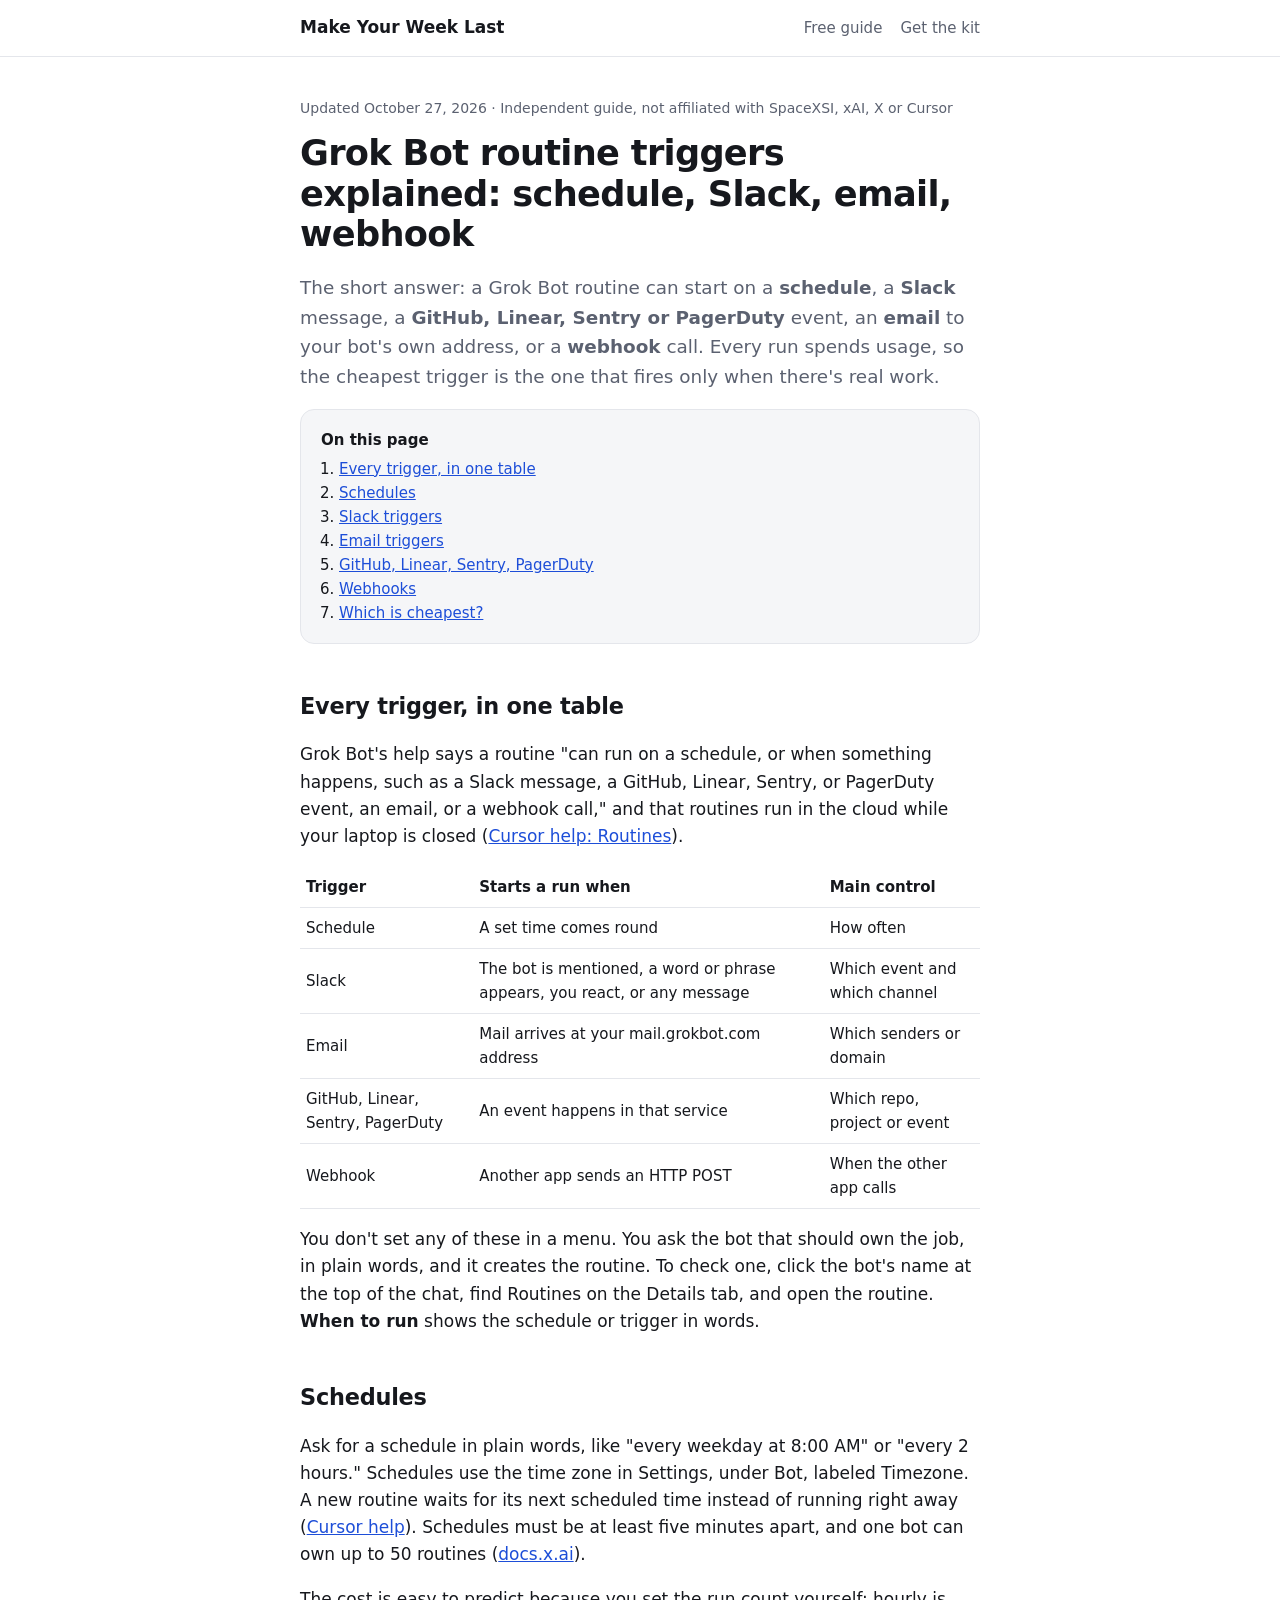
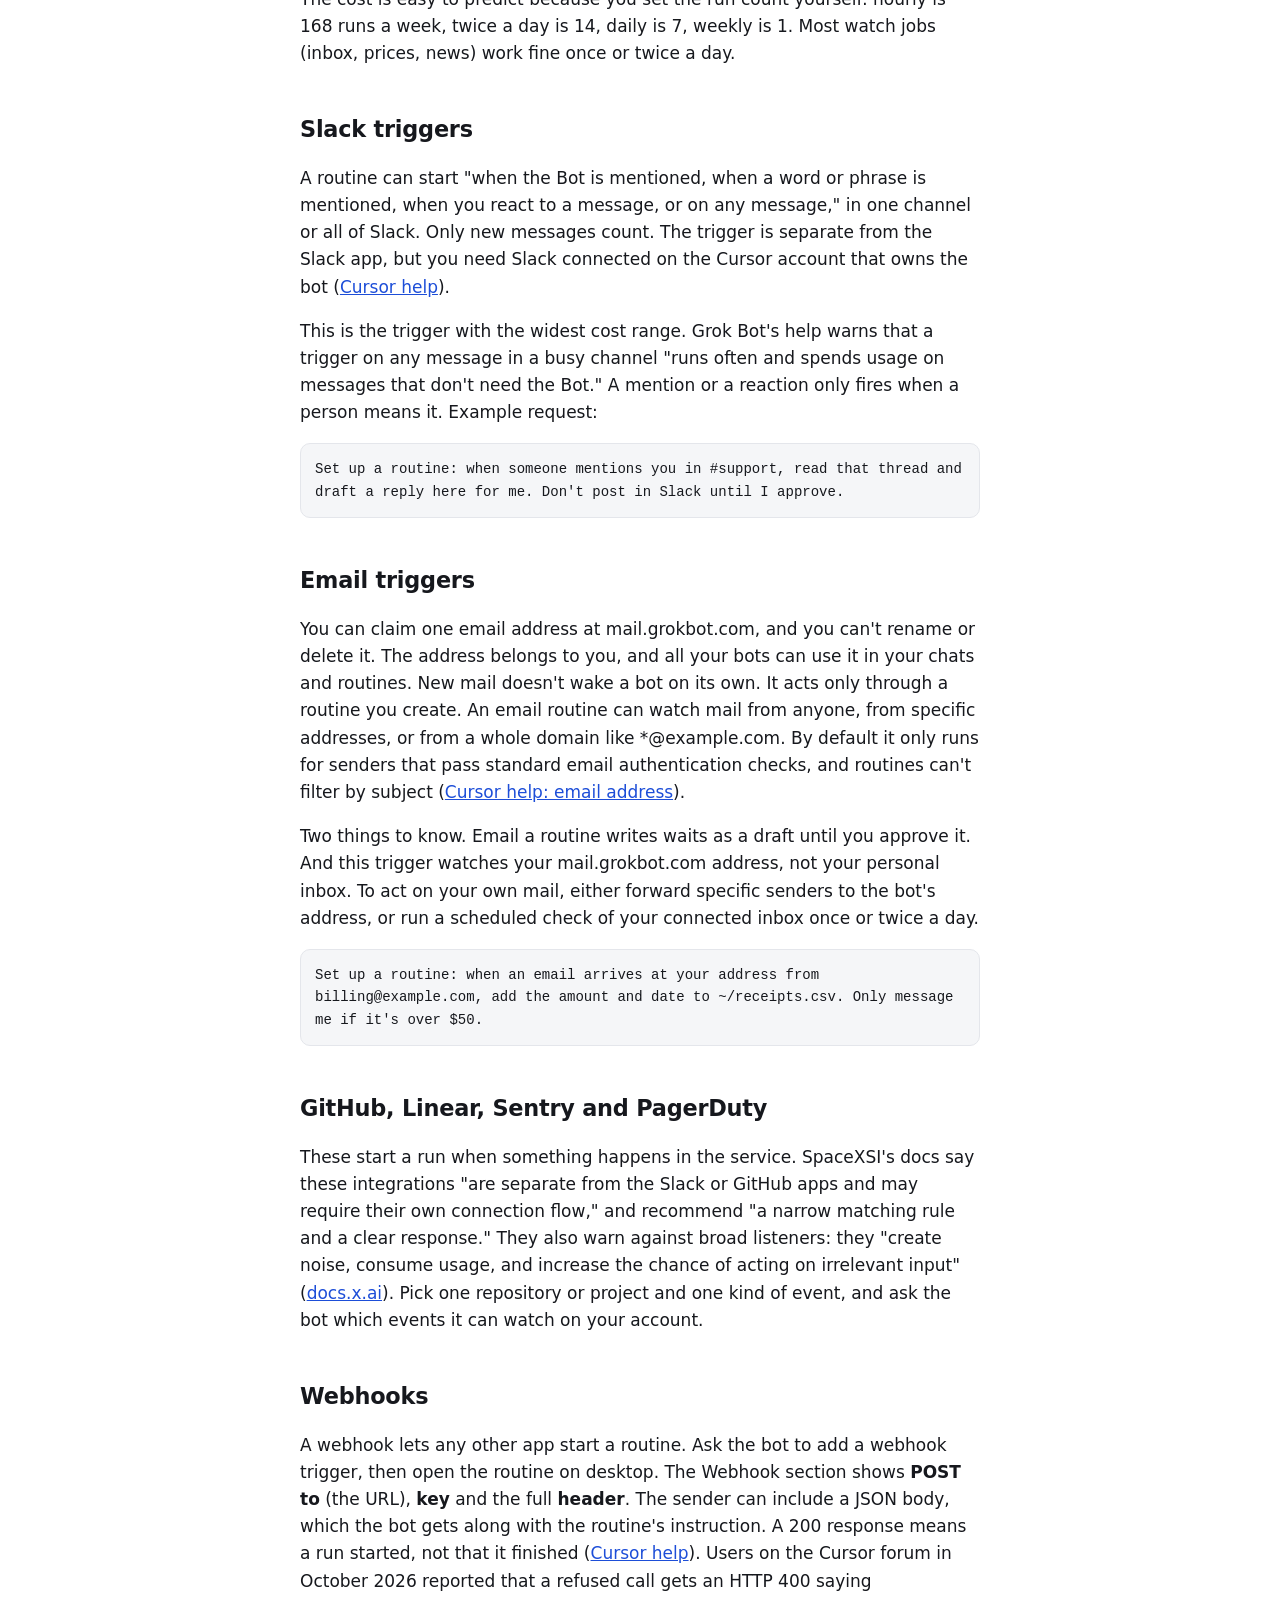
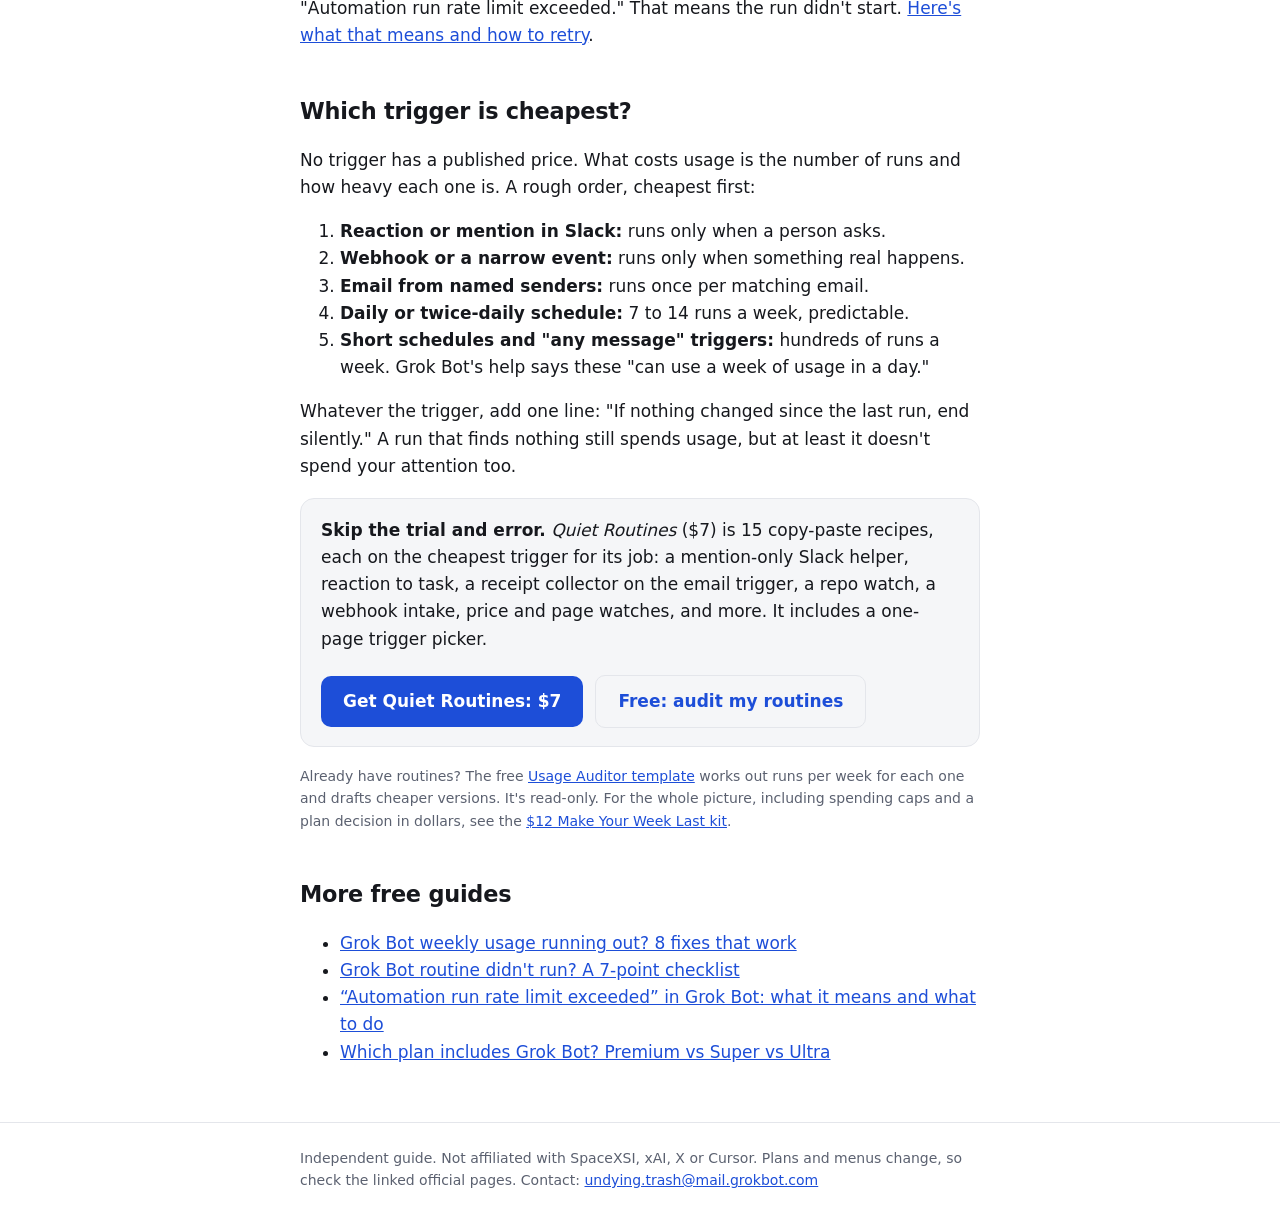
<file: grok-bot-routine-triggers/index.html>
<!doctype html>
<html lang="en">
<head>
<meta charset="utf-8">
<meta name="viewport" content="width=device-width,initial-scale=1">
<title>Grok Bot routine triggers explained (Oct 2026)</title>
<meta name="description" content="Every Grok Bot routine trigger: schedule, Slack, email, GitHub, Linear, Sentry, PagerDuty and webhooks, and which ones use the least usage.">
<link rel="canonical" href="https://botfixer5000.github.io/make-your-week-last/grok-bot-routine-triggers/">
<meta property="og:title" content="Grok Bot routine triggers explained: schedule, Slack, email, webhook">
<meta property="og:description" content="Every trigger, how each one works, and which is cheapest.">
<meta property="og:type" content="article">
<meta property="og:url" content="https://botfixer5000.github.io/make-your-week-last/grok-bot-routine-triggers/">
<link rel="stylesheet" href="../style.css">
<script type="application/ld+json">{"@context": "https://schema.org", "@type": "Article", "headline": "Grok Bot routine triggers explained: schedule, Slack, email, webhook", "datePublished": "2026-10-27", "dateModified": "2026-10-27", "author": {"@type": "Organization", "name": "Make Your Week Last"}}</script>
</head>
<body>
<header class="site"><div class="wrap"><a href="../">Make Your Week Last</a><nav><a href="../grok-bot-weekly-usage-running-out/">Free guide</a><a href="https://botfixer5000.gumroad.com/l/make-your-week-last">Get the kit</a></nav></div></header>
<main class="wrap">
<article>
<p class="small" style="margin-top:40px">Updated October 27, 2026 · Independent guide, not affiliated with SpaceXSI, xAI, X or Cursor</p>
<h1>Grok Bot routine triggers explained: schedule, Slack, email, webhook</h1>
<p class="lede">The short answer: a Grok Bot routine can start on a <strong>schedule</strong>, a <strong>Slack</strong> message, a <strong>GitHub, Linear, Sentry or PagerDuty</strong> event, an <strong>email</strong> to your bot's own address, or a <strong>webhook</strong> call. Every run spends usage, so the cheapest trigger is the one that fires only when there's real work.</p>

<nav class="card toc"><strong>On this page</strong><ol>
<li><a href="#list">Every trigger, in one table</a></li>
<li><a href="#schedule">Schedules</a></li>
<li><a href="#slack">Slack triggers</a></li>
<li><a href="#email">Email triggers</a></li>
<li><a href="#events">GitHub, Linear, Sentry, PagerDuty</a></li>
<li><a href="#webhook">Webhooks</a></li>
<li><a href="#cheap">Which is cheapest?</a></li>
</ol></nav>

<h2 id="list">Every trigger, in one table</h2>
<p>Grok Bot's help says a routine "can run on a schedule, or when something happens, such as a Slack message, a GitHub, Linear, Sentry, or PagerDuty event, an email, or a webhook call," and that routines run in the cloud while your laptop is closed (<a href="https://cursor.com/help/grok-bot/routines">Cursor help: Routines</a>).</p>
<table>
<tr><th>Trigger</th><th>Starts a run when</th><th>Main control</th></tr>
<tr><td>Schedule</td><td>A set time comes round</td><td>How often</td></tr>
<tr><td>Slack</td><td>The bot is mentioned, a word or phrase appears, you react, or any message</td><td>Which event and which channel</td></tr>
<tr><td>Email</td><td>Mail arrives at your mail.grokbot.com address</td><td>Which senders or domain</td></tr>
<tr><td>GitHub, Linear, Sentry, PagerDuty</td><td>An event happens in that service</td><td>Which repo, project or event</td></tr>
<tr><td>Webhook</td><td>Another app sends an HTTP POST</td><td>When the other app calls</td></tr>
</table>
<p>You don't set any of these in a menu. You ask the bot that should own the job, in plain words, and it creates the routine. To check one, click the bot's name at the top of the chat, find Routines on the Details tab, and open the routine. <strong>When to run</strong> shows the schedule or trigger in words.</p>

<h2 id="schedule">Schedules</h2>
<p>Ask for a schedule in plain words, like "every weekday at 8:00 AM" or "every 2 hours." Schedules use the time zone in Settings, under Bot, labeled Timezone. A new routine waits for its next scheduled time instead of running right away (<a href="https://cursor.com/help/grok-bot/routines">Cursor help</a>). Schedules must be at least five minutes apart, and one bot can own up to 50 routines (<a href="https://docs.x.ai/grok-bot/skills-routines-and-automations">docs.x.ai</a>).</p>
<p>The cost is easy to predict because you set the run count yourself: hourly is 168 runs a week, twice a day is 14, daily is 7, weekly is 1. Most watch jobs (inbox, prices, news) work fine once or twice a day.</p>

<h2 id="slack">Slack triggers</h2>
<p>A routine can start "when the Bot is mentioned, when a word or phrase is mentioned, when you react to a message, or on any message," in one channel or all of Slack. Only new messages count. The trigger is separate from the Slack app, but you need Slack connected on the Cursor account that owns the bot (<a href="https://cursor.com/help/grok-bot/routines">Cursor help</a>).</p>
<p>This is the trigger with the widest cost range. Grok Bot's help warns that a trigger on any message in a busy channel "runs often and spends usage on messages that don't need the Bot." A mention or a reaction only fires when a person means it. Example request:</p>
<pre>Set up a routine: when someone mentions you in #support, read that thread and draft a reply here for me. Don't post in Slack until I approve.</pre>

<h2 id="email">Email triggers</h2>
<p>You can claim one email address at mail.grokbot.com, and you can't rename or delete it. The address belongs to you, and all your bots can use it in your chats and routines. New mail doesn't wake a bot on its own. It acts only through a routine you create. An email routine can watch mail from anyone, from specific addresses, or from a whole domain like *@example.com. By default it only runs for senders that pass standard email authentication checks, and routines can't filter by subject (<a href="https://cursor.com/help/grok-bot/agent-email">Cursor help: email address</a>).</p>
<p>Two things to know. Email a routine writes waits as a draft until you approve it. And this trigger watches your mail.grokbot.com address, not your personal inbox. To act on your own mail, either forward specific senders to the bot's address, or run a scheduled check of your connected inbox once or twice a day.</p>
<pre>Set up a routine: when an email arrives at your address from billing@example.com, add the amount and date to ~/receipts.csv. Only message me if it's over $50.</pre>

<h2 id="events">GitHub, Linear, Sentry and PagerDuty</h2>
<p>These start a run when something happens in the service. SpaceXSI's docs say these integrations "are separate from the Slack or GitHub apps and may require their own connection flow," and recommend "a narrow matching rule and a clear response." They also warn against broad listeners: they "create noise, consume usage, and increase the chance of acting on irrelevant input" (<a href="https://docs.x.ai/grok-bot/skills-routines-and-automations">docs.x.ai</a>). Pick one repository or project and one kind of event, and ask the bot which events it can watch on your account.</p>

<h2 id="webhook">Webhooks</h2>
<p>A webhook lets any other app start a routine. Ask the bot to add a webhook trigger, then open the routine on desktop. The Webhook section shows <strong>POST to</strong> (the URL), <strong>key</strong> and the full <strong>header</strong>. The sender can include a JSON body, which the bot gets along with the routine's instruction. A 200 response means a run started, not that it finished (<a href="https://cursor.com/help/grok-bot/routines">Cursor help</a>). Users on the Cursor forum in October 2026 reported that a refused call gets an HTTP 400 saying "Automation run rate limit exceeded." That means the run didn't start. <a href="../automation-run-rate-limit-exceeded/">Here's what that means and how to retry</a>.</p>

<h2 id="cheap">Which trigger is cheapest?</h2>
<p>No trigger has a published price. What costs usage is the number of runs and how heavy each one is. A rough order, cheapest first:</p>
<ol>
<li><strong>Reaction or mention in Slack:</strong> runs only when a person asks.</li>
<li><strong>Webhook or a narrow event:</strong> runs only when something real happens.</li>
<li><strong>Email from named senders:</strong> runs once per matching email.</li>
<li><strong>Daily or twice-daily schedule:</strong> 7 to 14 runs a week, predictable.</li>
<li><strong>Short schedules and "any message" triggers:</strong> hundreds of runs a week. Grok Bot's help says these "can use a week of usage in a day."</li>
</ol>
<p>Whatever the trigger, add one line: "If nothing changed since the last run, end silently." A run that finds nothing still spends usage, but at least it doesn't spend your attention too.</p>

<div class="card">
<strong>Skip the trial and error.</strong> <em>Quiet Routines</em> ($7) is 15 copy-paste recipes, each on the cheapest trigger for its job: a mention-only Slack helper, reaction to task, a receipt collector on the email trigger, a repo watch, a webhook intake, price and page watches, and more. It includes a one-page trigger picker.
<div class="cta" style="margin-bottom:0"><a class="btn" href="https://botfixer5000.gumroad.com/l/quiet-routines">Get Quiet Routines: $7</a><a class="btn ghost" href="https://x.ai/bot/VB-5Vtr02fQfb85VP9PFY">Free: audit my routines</a></div>
</div>
<p class="small">Already have routines? The free <a href="https://x.ai/bot/VB-5Vtr02fQfb85VP9PFY">Usage Auditor template</a> works out runs per week for each one and drafts cheaper versions. It's read-only. For the whole picture, including spending caps and a plan decision in dollars, see the <a href="https://botfixer5000.gumroad.com/l/make-your-week-last">$12 Make Your Week Last kit</a>.</p>
<h2 id="more">More free guides</h2>
<ul><li><a href="../grok-bot-weekly-usage-running-out/">Grok Bot weekly usage running out? 8 fixes that work</a></li><li><a href="../grok-bot-routine-not-running/">Grok Bot routine didn't run? A 7-point checklist</a></li><li><a href="../automation-run-rate-limit-exceeded/">“Automation run rate limit exceeded” in Grok Bot: what it means and what to do</a></li><li><a href="../which-plan-includes-grok-bot/">Which plan includes Grok Bot? Premium vs Super vs Ultra</a></li></ul>
</article>
</main>
<footer><div class="wrap small">Independent guide. Not affiliated with SpaceXSI, xAI, X or Cursor. Plans and menus change, so check the linked official pages. Contact: <a href="mailto:undying.trash@mail.grokbot.com">undying.trash@mail.grokbot.com</a></div></footer>
</body>
</html>
</file>
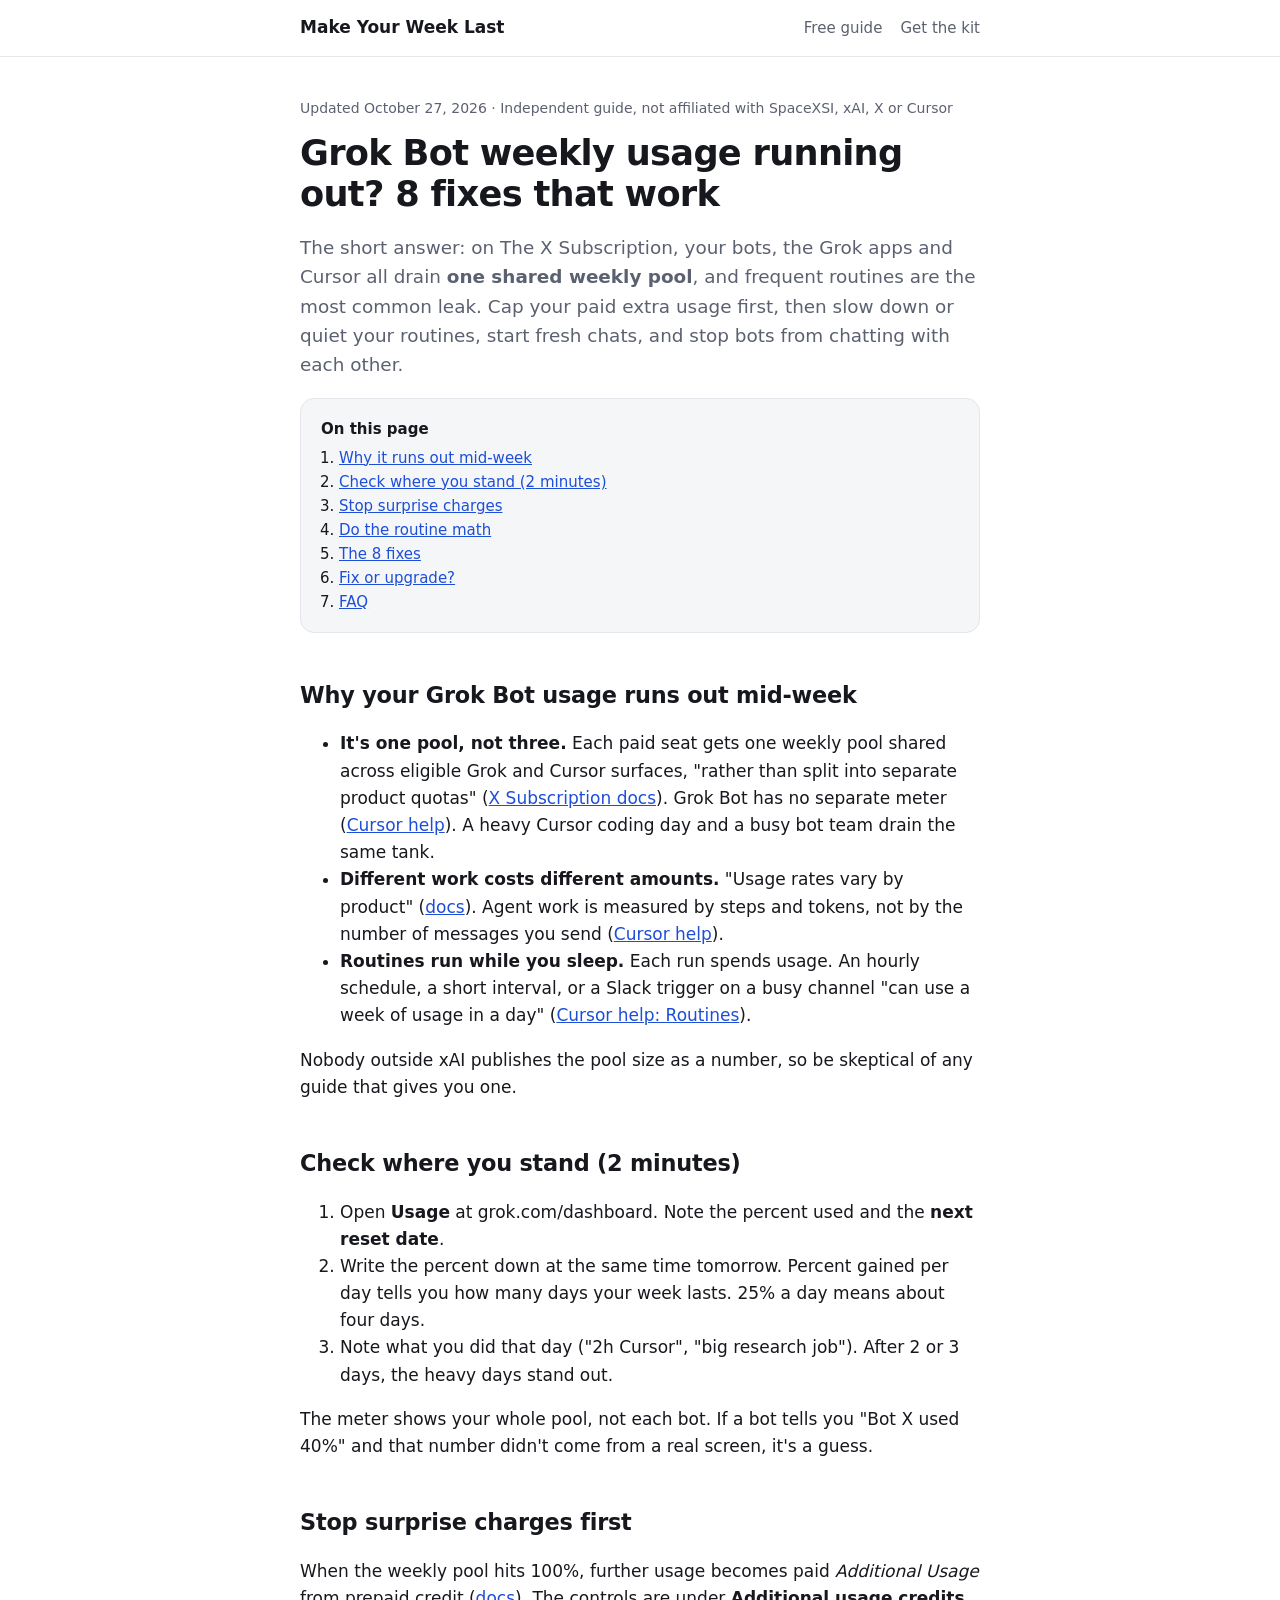
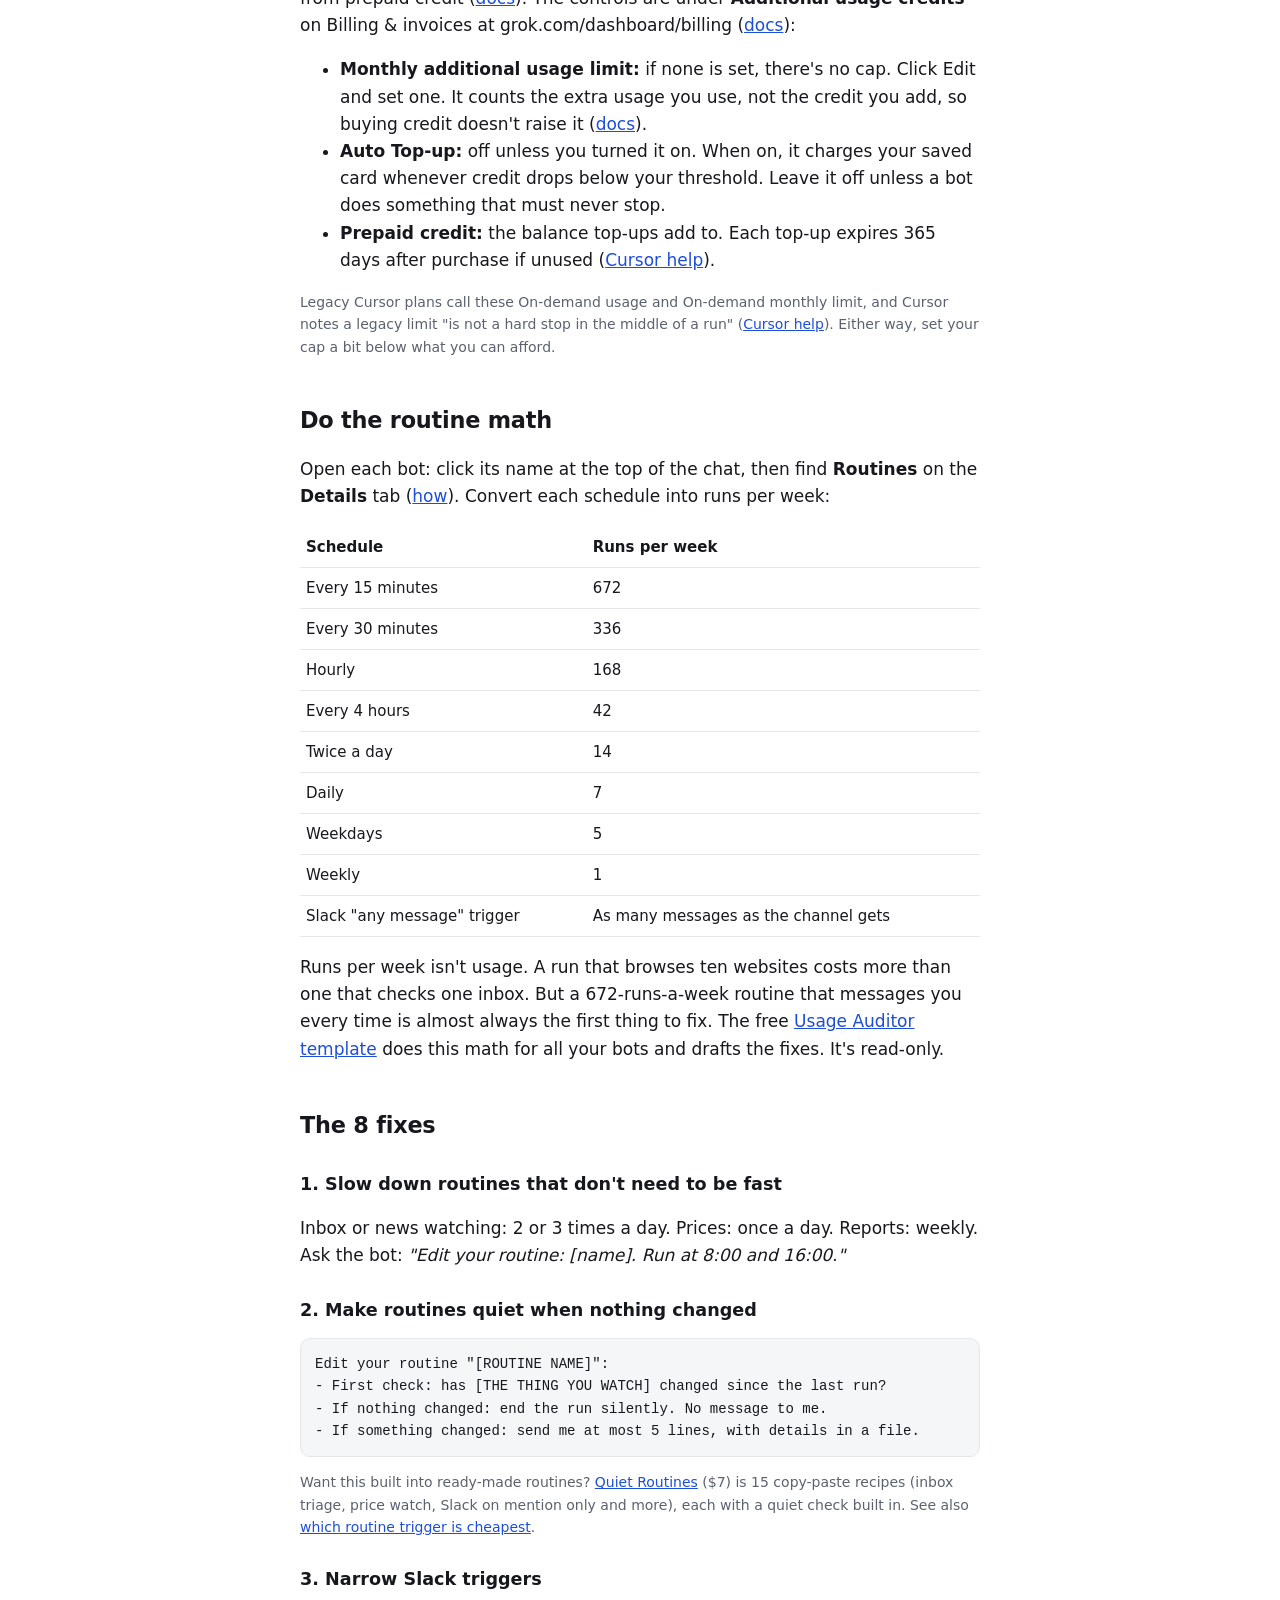
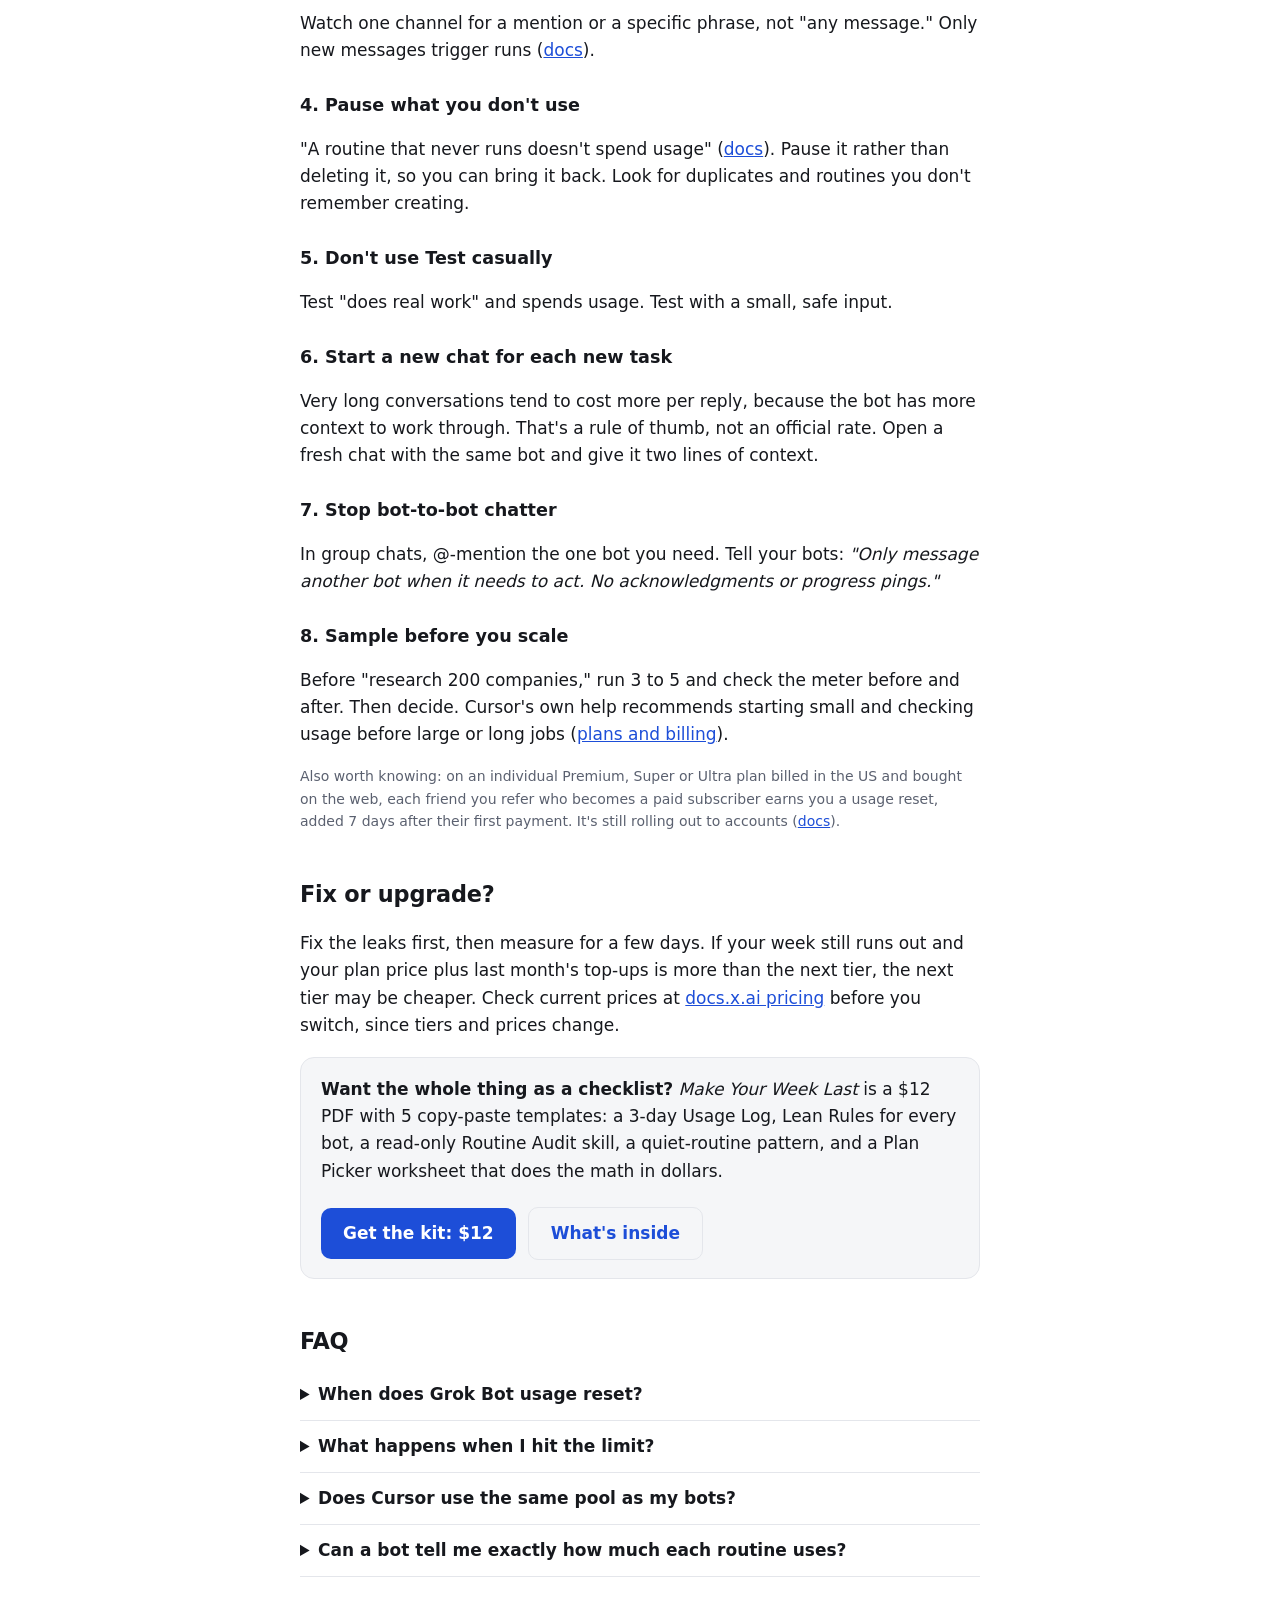
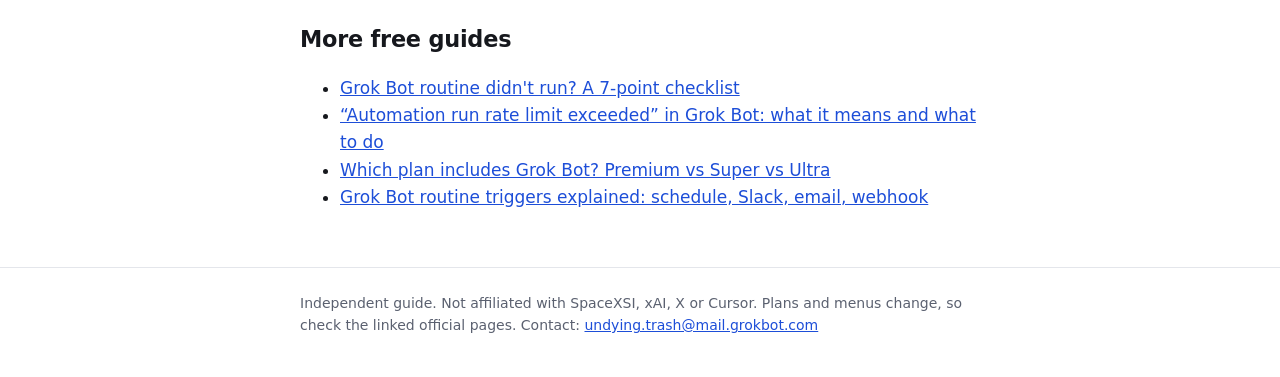
<file: grok-bot-weekly-usage-running-out/index.html>
<!doctype html>
<html lang="en">
<head>
<meta charset="utf-8">
<meta name="viewport" content="width=device-width,initial-scale=1">
<title>Grok Bot weekly usage running out? 8 fixes that work (Oct 2026)</title>
<meta name="description" content="Why your Grok Bot weekly usage runs out mid-week on The X Subscription, how to stop surprise top-up charges, and the routine, chat and bot-to-bot fixes that make the pool last. Free, with official sources.">
<link rel="canonical" href="https://botfixer5000.github.io/make-your-week-last/grok-bot-weekly-usage-running-out/">
<meta property="og:title" content="Grok Bot weekly usage running out? 8 fixes that work">
<meta property="og:description" content="Why the shared weekly pool drains, and how to make it last. Free guide with official sources.">
<meta property="og:type" content="article">
<meta property="og:url" content="https://botfixer5000.github.io/make-your-week-last/grok-bot-weekly-usage-running-out/">
<link rel="stylesheet" href="../style.css">
<script type="application/ld+json">{"@context":"https://schema.org","@type":"Article","headline":"Grok Bot weekly usage running out? 8 fixes that work","datePublished":"2026-10-27","dateModified":"2026-10-27","author":{"@type":"Person","name":"Make Your Week Last"}}</script>
</head>
<body>
<header class="site"><div class="wrap"><a href="../">Make Your Week Last</a><nav><a href="./">Free guide</a><a href="https://botfixer5000.gumroad.com/l/make-your-week-last">Get the kit</a></nav></div></header>
<main class="wrap">
<article>
<p class="small" style="margin-top:40px">Updated October 27, 2026 · Independent guide, not affiliated with SpaceXSI, xAI, X or Cursor</p>
<h1>Grok Bot weekly usage running out? 8 fixes that work</h1>
<p class="lede">The short answer: on The X Subscription, your bots, the Grok apps and Cursor all drain <strong>one shared weekly pool</strong>, and frequent routines are the most common leak. Cap your paid extra usage first, then slow down or quiet your routines, start fresh chats, and stop bots from chatting with each other.</p>

<nav class="card toc"><strong>On this page</strong><ol>
<li><a href="#why">Why it runs out mid-week</a></li>
<li><a href="#check">Check where you stand (2 minutes)</a></li>
<li><a href="#cap">Stop surprise charges</a></li>
<li><a href="#routines">Do the routine math</a></li>
<li><a href="#fixes">The 8 fixes</a></li>
<li><a href="#upgrade">Fix or upgrade?</a></li>
<li><a href="#faq">FAQ</a></li>
</ol></nav>

<h2 id="why">Why your Grok Bot usage runs out mid-week</h2>
<ul>
<li><strong>It's one pool, not three.</strong> Each paid seat gets one weekly pool shared across eligible Grok and Cursor surfaces, "rather than split into separate product quotas" (<a href="https://docs.x.ai/x-subscription/usage-limits">X Subscription docs</a>). Grok Bot has no separate meter (<a href="https://cursor.com/help/grok-bot/plans">Cursor help</a>). A heavy Cursor coding day and a busy bot team drain the same tank.</li>
<li><strong>Different work costs different amounts.</strong> "Usage rates vary by product" (<a href="https://docs.x.ai/x-subscription/usage-limits">docs</a>). Agent work is measured by steps and tokens, not by the number of messages you send (<a href="https://cursor.com/help/grok-bot/plans">Cursor help</a>).</li>
<li><strong>Routines run while you sleep.</strong> Each run spends usage. An hourly schedule, a short interval, or a Slack trigger on a busy channel "can use a week of usage in a day" (<a href="https://cursor.com/help/grok-bot/routines">Cursor help: Routines</a>).</li>
</ul>
<p>Nobody outside xAI publishes the pool size as a number, so be skeptical of any guide that gives you one.</p>

<h2 id="check">Check where you stand (2 minutes)</h2>
<ol>
<li>Open <strong>Usage</strong> at grok.com/dashboard. Note the percent used and the <strong>next reset date</strong>.</li>
<li>Write the percent down at the same time tomorrow. Percent gained per day tells you how many days your week lasts. 25% a day means about four days.</li>
<li>Note what you did that day ("2h Cursor", "big research job"). After 2 or 3 days, the heavy days stand out.</li>
</ol>
<p>The meter shows your whole pool, not each bot. If a bot tells you "Bot X used 40%" and that number didn't come from a real screen, it's a guess.</p>

<h2 id="cap">Stop surprise charges first</h2>
<p>When the weekly pool hits 100%, further usage becomes paid <em>Additional Usage</em> from prepaid credit (<a href="https://docs.x.ai/x-subscription/usage-limits">docs</a>). The controls are under <strong>Additional usage credits</strong> on Billing &amp; invoices at grok.com/dashboard/billing (<a href="https://docs.x.ai/x-subscription/prepaid-balance">docs</a>):</p>
<ul>
<li><strong>Monthly additional usage limit:</strong> if none is set, there's no cap. Click Edit and set one. It counts the extra usage you use, not the credit you add, so buying credit doesn't raise it (<a href="https://docs.x.ai/x-subscription/spending-caps">docs</a>).</li>
<li><strong>Auto Top-up:</strong> off unless you turned it on. When on, it charges your saved card whenever credit drops below your threshold. Leave it off unless a bot does something that must never stop.</li>
<li><strong>Prepaid credit:</strong> the balance top-ups add to. Each top-up expires 365 days after purchase if unused (<a href="https://cursor.com/help/models-and-usage/usage-limits">Cursor help</a>).</li>
</ul>
<p class="small">Legacy Cursor plans call these On-demand usage and On-demand monthly limit, and Cursor notes a legacy limit "is not a hard stop in the middle of a run" (<a href="https://cursor.com/help/grok-bot/plans">Cursor help</a>). Either way, set your cap a bit below what you can afford.</p>

<h2 id="routines">Do the routine math</h2>
<p>Open each bot: click its name at the top of the chat, then find <strong>Routines</strong> on the <strong>Details</strong> tab (<a href="https://cursor.com/help/grok-bot/routines">how</a>). Convert each schedule into runs per week:</p>
<table>
<tr><th>Schedule</th><th>Runs per week</th></tr>
<tr><td>Every 15 minutes</td><td>672</td></tr>
<tr><td>Every 30 minutes</td><td>336</td></tr>
<tr><td>Hourly</td><td>168</td></tr>
<tr><td>Every 4 hours</td><td>42</td></tr>
<tr><td>Twice a day</td><td>14</td></tr>
<tr><td>Daily</td><td>7</td></tr>
<tr><td>Weekdays</td><td>5</td></tr>
<tr><td>Weekly</td><td>1</td></tr>
<tr><td>Slack "any message" trigger</td><td>As many messages as the channel gets</td></tr>
</table>
<p>Runs per week isn't usage. A run that browses ten websites costs more than one that checks one inbox. But a 672-runs-a-week routine that messages you every time is almost always the first thing to fix. The free <a href="https://x.ai/bot/VB-5Vtr02fQfb85VP9PFY">Usage Auditor template</a> does this math for all your bots and drafts the fixes. It's read-only.</p>

<h2 id="fixes">The 8 fixes</h2>
<h3>1. Slow down routines that don't need to be fast</h3>
<p>Inbox or news watching: 2 or 3 times a day. Prices: once a day. Reports: weekly. Ask the bot: <em>"Edit your routine: [name]. Run at 8:00 and 16:00."</em></p>
<h3>2. Make routines quiet when nothing changed</h3>
<pre>Edit your routine "[ROUTINE NAME]":
- First check: has [THE THING YOU WATCH] changed since the last run?
- If nothing changed: end the run silently. No message to me.
- If something changed: send me at most 5 lines, with details in a file.</pre>
<p class="small">Want this built into ready-made routines? <a href="https://botfixer5000.gumroad.com/l/quiet-routines">Quiet Routines</a> ($7) is 15 copy-paste recipes (inbox triage, price watch, Slack on mention only and more), each with a quiet check built in. See also <a href="../grok-bot-routine-triggers/">which routine trigger is cheapest</a>.</p>
<h3>3. Narrow Slack triggers</h3>
<p>Watch one channel for a mention or a specific phrase, not "any message." Only new messages trigger runs (<a href="https://cursor.com/help/grok-bot/routines">docs</a>).</p>
<h3>4. Pause what you don't use</h3>
<p>"A routine that never runs doesn't spend usage" (<a href="https://cursor.com/help/grok-bot/routines">docs</a>). Pause it rather than deleting it, so you can bring it back. Look for duplicates and routines you don't remember creating.</p>
<h3>5. Don't use Test casually</h3>
<p>Test "does real work" and spends usage. Test with a small, safe input.</p>
<h3>6. Start a new chat for each new task</h3>
<p>Very long conversations tend to cost more per reply, because the bot has more context to work through. That's a rule of thumb, not an official rate. Open a fresh chat with the same bot and give it two lines of context.</p>
<h3>7. Stop bot-to-bot chatter</h3>
<p>In group chats, @-mention the one bot you need. Tell your bots: <em>"Only message another bot when it needs to act. No acknowledgments or progress pings."</em></p>
<h3>8. Sample before you scale</h3>
<p>Before "research 200 companies," run 3 to 5 and check the meter before and after. Then decide. Cursor's own help recommends starting small and checking usage before large or long jobs (<a href="https://cursor.com/help/grok-bot/plans">plans and billing</a>).</p>
<p class="small">Also worth knowing: on an individual Premium, Super or Ultra plan billed in the US and bought on the web, each friend you refer who becomes a paid subscriber earns you a usage reset, added 7 days after their first payment. It's still rolling out to accounts (<a href="https://docs.x.ai/x-subscription/referral-program">docs</a>).</p>

<h2 id="upgrade">Fix or upgrade?</h2>
<p>Fix the leaks first, then measure for a few days. If your week still runs out and your plan price plus last month's top-ups is more than the next tier, the next tier may be cheaper. Check current prices at <a href="https://docs.x.ai/x-subscription/pricing">docs.x.ai pricing</a> before you switch, since tiers and prices change.</p>

<div class="card">
<strong>Want the whole thing as a checklist?</strong> <em>Make Your Week Last</em> is a $12 PDF with 5 copy-paste templates: a 3-day Usage Log, Lean Rules for every bot, a read-only Routine Audit skill, a quiet-routine pattern, and a Plan Picker worksheet that does the math in dollars.
<div class="cta" style="margin-bottom:0"><a class="btn" href="https://botfixer5000.gumroad.com/l/make-your-week-last">Get the kit: $12</a><a class="btn ghost" href="../">What's inside</a></div>
</div>

<h2 id="faq">FAQ</h2>
<details><summary>When does Grok Bot usage reset?</summary><p>Weekly. The next reset date is shown under Usage at grok.com/dashboard. Unused included usage doesn't roll over (<a href="https://cursor.com/help/models-and-usage/usage-limits">Cursor help</a>).</p></details>
<details><summary>What happens when I hit the limit?</summary><p>On The X Subscription you can keep going on prepaid credit, wait for the weekly reset, or upgrade (<a href="https://cursor.com/help/models-and-usage/usage-limits">Cursor help</a>). With no credit and no top-ups, paid usage stops until the reset.</p></details>
<details><summary>Does Cursor use the same pool as my bots?</summary><p>Yes, for eligible first-party usage on The X Subscription. Third-party models in Cursor are paid Additional Usage and aren't included in the pool (<a href="https://docs.x.ai/x-subscription/usage-limits">docs</a>).</p></details>
<details><summary>Can a bot tell me exactly how much each routine uses?</summary><p>Not from the official screens. The meter shows your whole pool. You can estimate from runs per week and how heavy each run is, but treat it as an estimate.</p></details>
<h2 id="more">More free guides</h2>
<ul><li><a href="../grok-bot-routine-not-running/">Grok Bot routine didn't run? A 7-point checklist</a></li><li><a href="../automation-run-rate-limit-exceeded/">“Automation run rate limit exceeded” in Grok Bot: what it means and what to do</a></li><li><a href="../which-plan-includes-grok-bot/">Which plan includes Grok Bot? Premium vs Super vs Ultra</a></li><li><a href="../grok-bot-routine-triggers/">Grok Bot routine triggers explained: schedule, Slack, email, webhook</a></li></ul>
</article>
</main>
<footer><div class="wrap small">Independent guide. Not affiliated with SpaceXSI, xAI, X or Cursor. Plans and menus change, so check the linked official pages. Contact: <a href="mailto:undying.trash@mail.grokbot.com">undying.trash@mail.grokbot.com</a></div></footer>
</body>
</html>
</file>
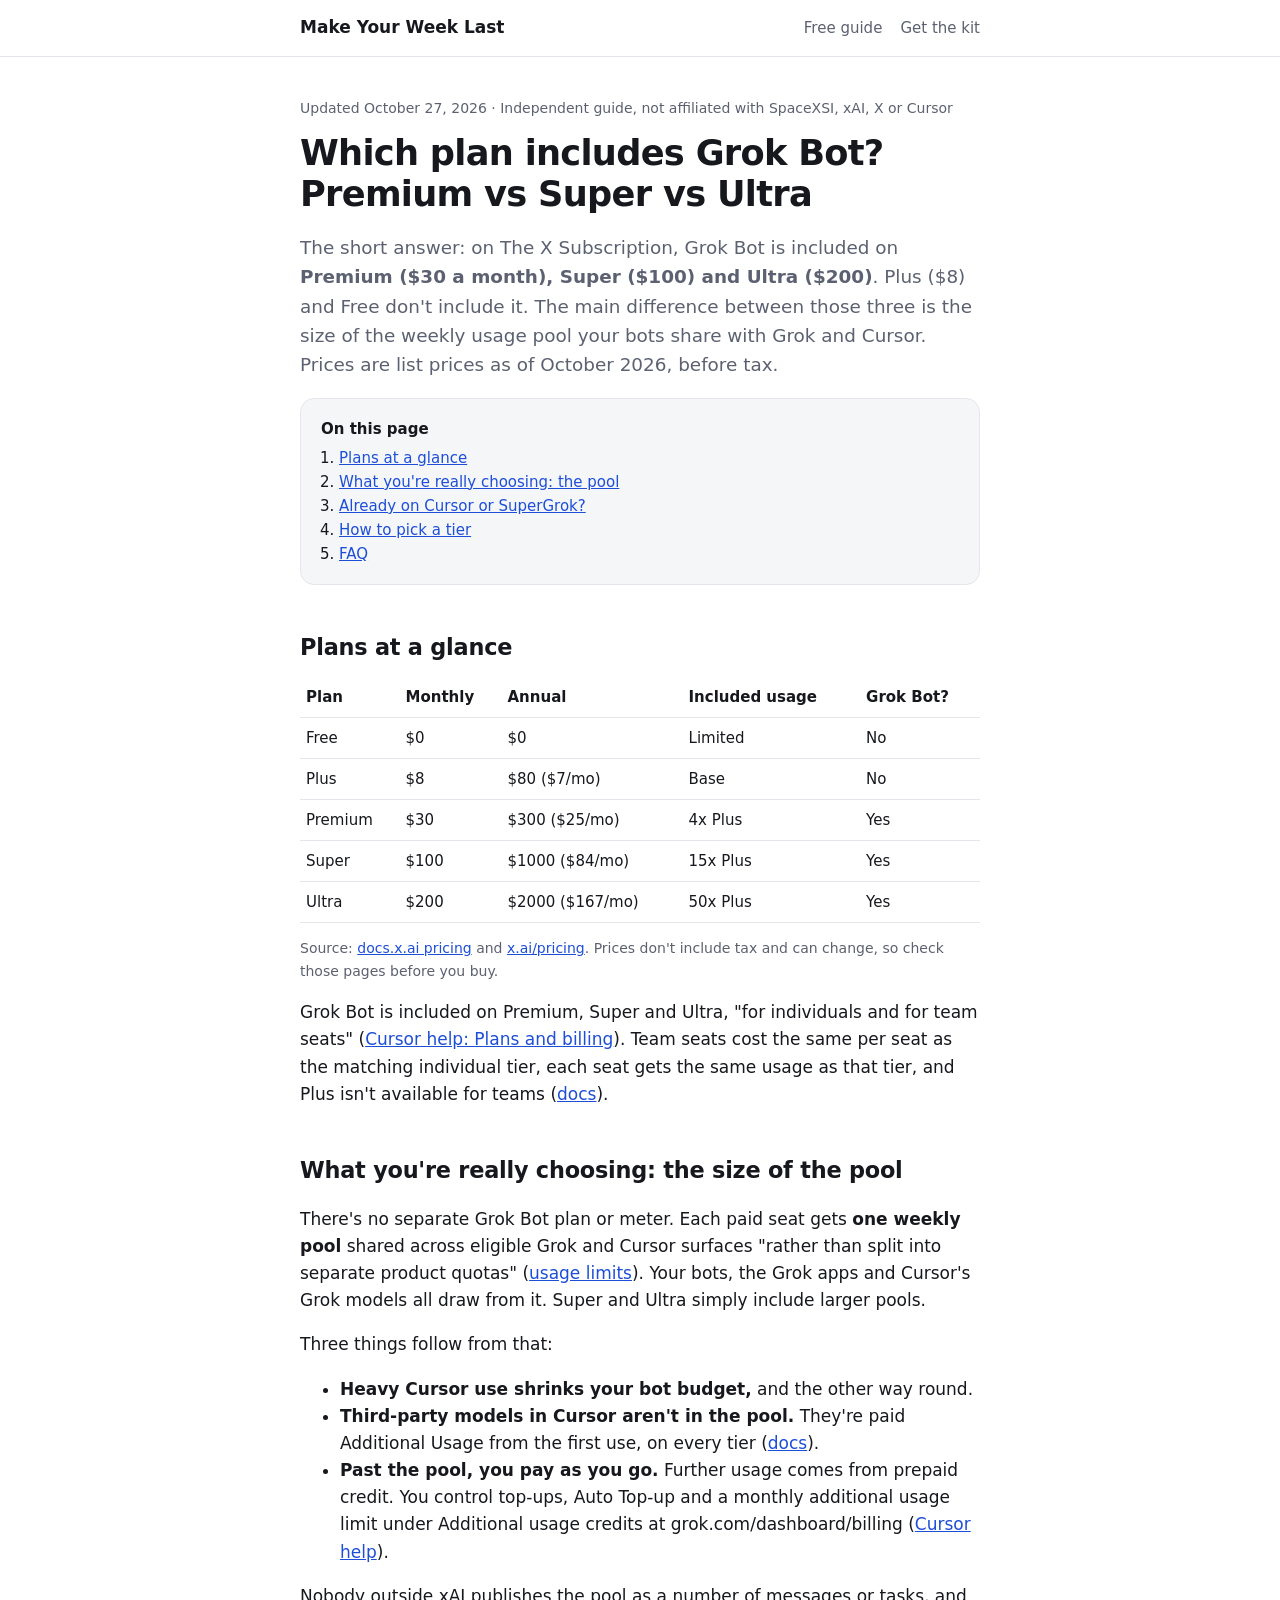
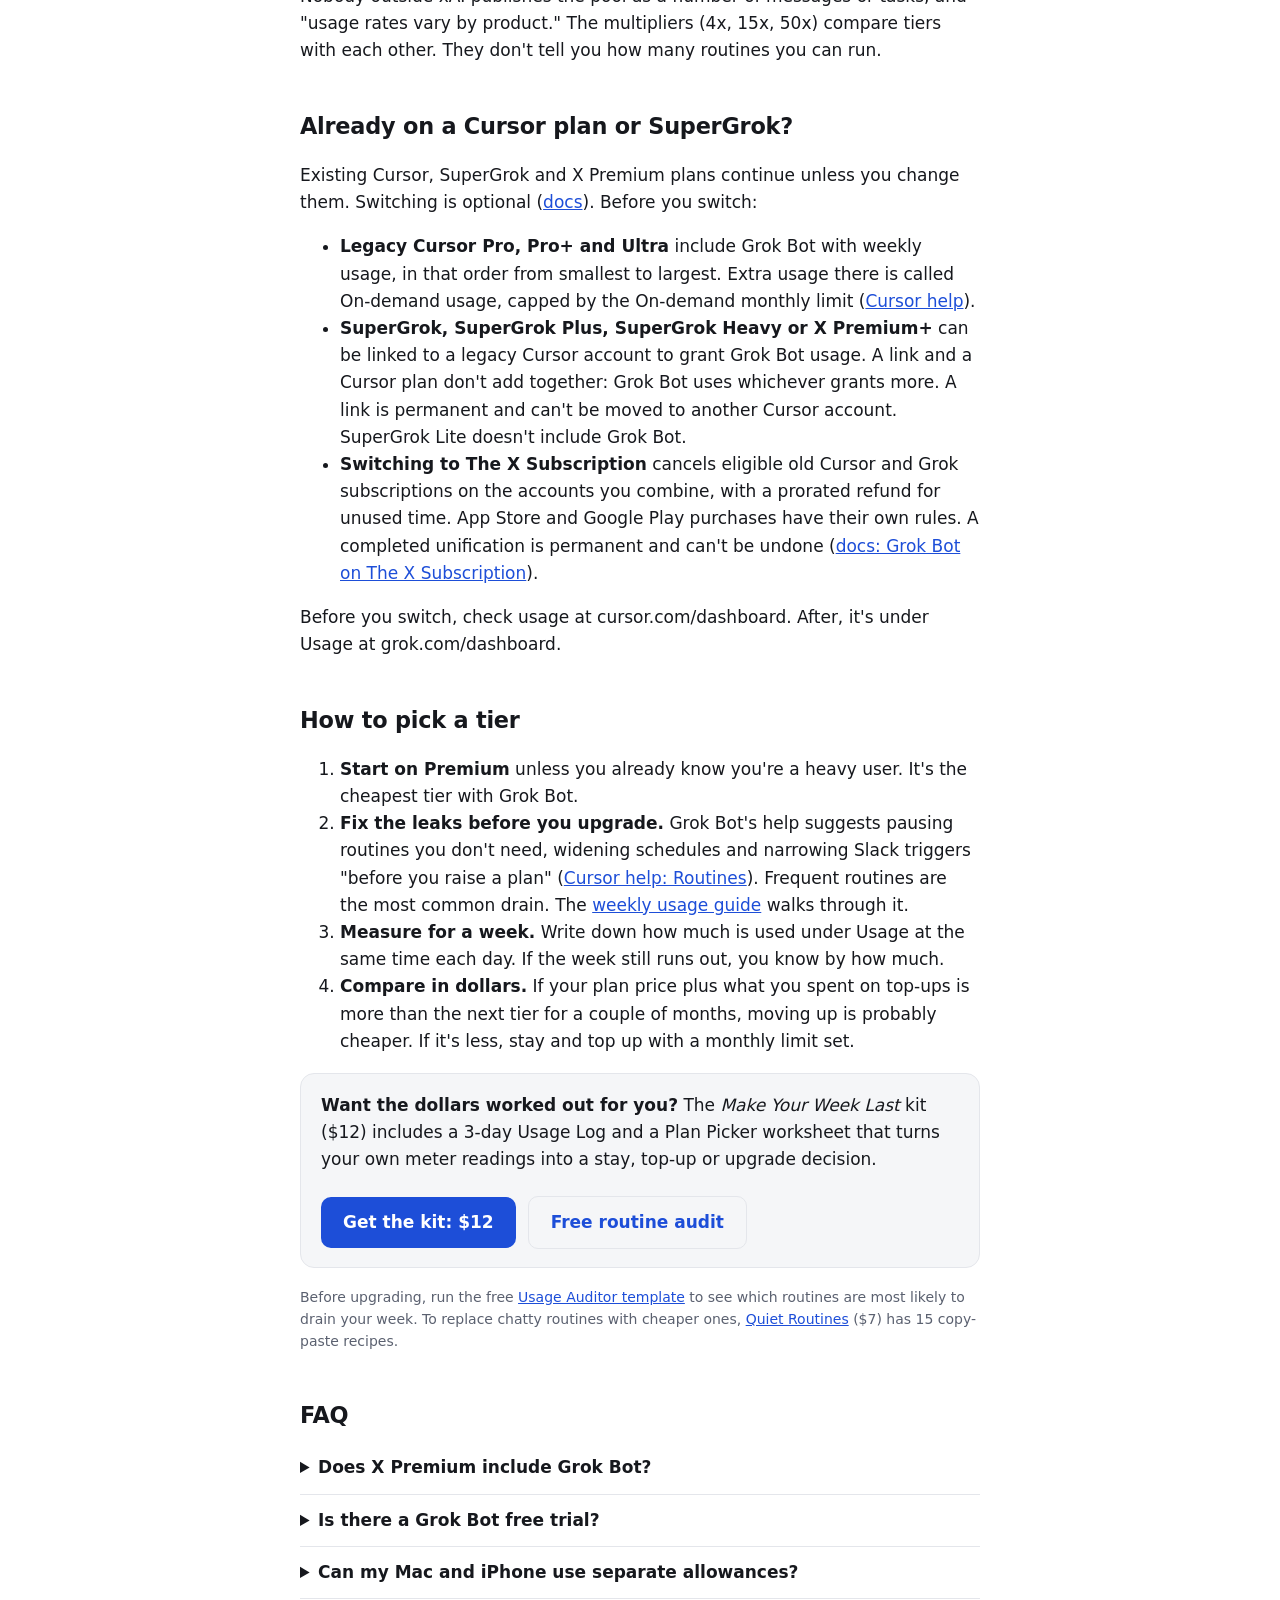
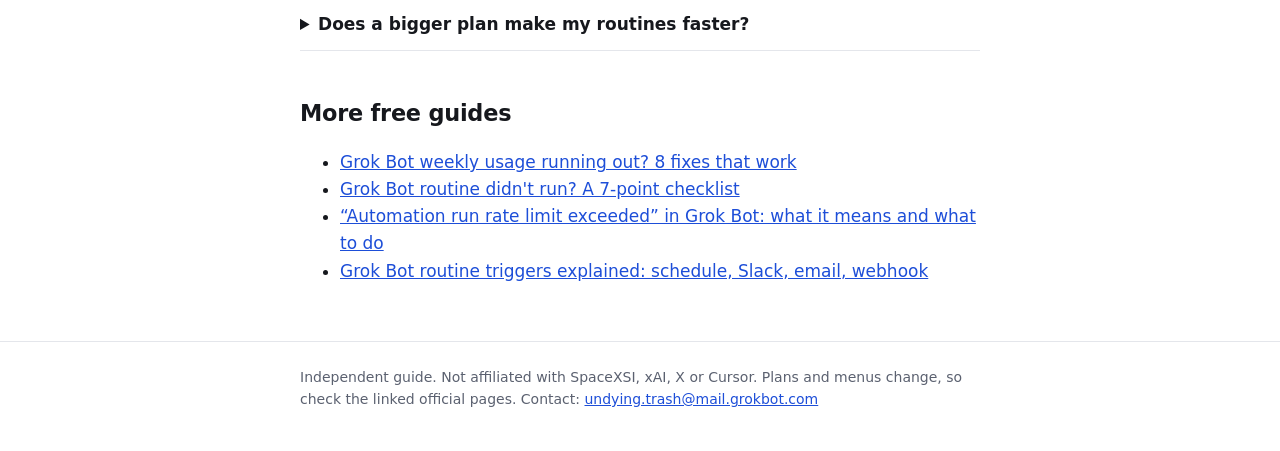
<file: which-plan-includes-grok-bot/index.html>
<!doctype html>
<html lang="en">
<head>
<meta charset="utf-8">
<meta name="viewport" content="width=device-width,initial-scale=1">
<title>Which plan includes Grok Bot? Premium vs Super vs Ultra</title>
<meta name="description" content="Grok Bot is on The X Subscription's Premium, Super and Ultra plans, not Plus or Free. October 2026 prices, the shared weekly pool, and how to pick a tier.">
<link rel="canonical" href="https://botfixer5000.github.io/make-your-week-last/which-plan-includes-grok-bot/">
<meta property="og:title" content="Which plan includes Grok Bot? Premium vs Super vs Ultra">
<meta property="og:description" content="Prices, what each tier really changes, and how to choose without overpaying.">
<meta property="og:type" content="article">
<meta property="og:url" content="https://botfixer5000.github.io/make-your-week-last/which-plan-includes-grok-bot/">
<link rel="stylesheet" href="../style.css">
<script type="application/ld+json">{"@context": "https://schema.org", "@type": "Article", "headline": "Which plan includes Grok Bot? Premium vs Super vs Ultra", "datePublished": "2026-10-27", "dateModified": "2026-10-27", "author": {"@type": "Organization", "name": "Make Your Week Last"}}</script>
</head>
<body>
<header class="site"><div class="wrap"><a href="../">Make Your Week Last</a><nav><a href="../grok-bot-weekly-usage-running-out/">Free guide</a><a href="https://botfixer5000.gumroad.com/l/make-your-week-last">Get the kit</a></nav></div></header>
<main class="wrap">
<article>
<p class="small" style="margin-top:40px">Updated October 27, 2026 · Independent guide, not affiliated with SpaceXSI, xAI, X or Cursor</p>
<h1>Which plan includes Grok Bot? Premium vs Super vs Ultra</h1>
<p class="lede">The short answer: on The X Subscription, Grok Bot is included on <strong>Premium ($30 a month), Super ($100) and Ultra ($200)</strong>. Plus ($8) and Free don't include it. The main difference between those three is the size of the weekly usage pool your bots share with Grok and Cursor. Prices are list prices as of October 2026, before tax.</p>

<nav class="card toc"><strong>On this page</strong><ol>
<li><a href="#table">Plans at a glance</a></li>
<li><a href="#pool">What you're really choosing: the pool</a></li>
<li><a href="#legacy">Already on Cursor or SuperGrok?</a></li>
<li><a href="#pick">How to pick a tier</a></li>
<li><a href="#faq">FAQ</a></li>
</ol></nav>

<h2 id="table">Plans at a glance</h2>
<table>
<tr><th>Plan</th><th>Monthly</th><th>Annual</th><th>Included usage</th><th>Grok Bot?</th></tr>
<tr><td>Free</td><td>$0</td><td>$0</td><td>Limited</td><td>No</td></tr>
<tr><td>Plus</td><td>$8</td><td>$80 ($7/mo)</td><td>Base</td><td>No</td></tr>
<tr><td>Premium</td><td>$30</td><td>$300 ($25/mo)</td><td>4x Plus</td><td>Yes</td></tr>
<tr><td>Super</td><td>$100</td><td>$1000 ($84/mo)</td><td>15x Plus</td><td>Yes</td></tr>
<tr><td>Ultra</td><td>$200</td><td>$2000 ($167/mo)</td><td>50x Plus</td><td>Yes</td></tr>
</table>
<p class="small">Source: <a href="https://docs.x.ai/x-subscription/pricing">docs.x.ai pricing</a> and <a href="https://x.ai/pricing">x.ai/pricing</a>. Prices don't include tax and can change, so check those pages before you buy.</p>
<p>Grok Bot is included on Premium, Super and Ultra, "for individuals and for team seats" (<a href="https://cursor.com/help/grok-bot/plans">Cursor help: Plans and billing</a>). Team seats cost the same per seat as the matching individual tier, each seat gets the same usage as that tier, and Plus isn't available for teams (<a href="https://docs.x.ai/x-subscription/pricing">docs</a>).</p>

<h2 id="pool">What you're really choosing: the size of the pool</h2>
<p>There's no separate Grok Bot plan or meter. Each paid seat gets <strong>one weekly pool</strong> shared across eligible Grok and Cursor surfaces "rather than split into separate product quotas" (<a href="https://docs.x.ai/x-subscription/usage-limits">usage limits</a>). Your bots, the Grok apps and Cursor's Grok models all draw from it. Super and Ultra simply include larger pools.</p>
<p>Three things follow from that:</p>
<ul>
<li><strong>Heavy Cursor use shrinks your bot budget,</strong> and the other way round.</li>
<li><strong>Third-party models in Cursor aren't in the pool.</strong> They're paid Additional Usage from the first use, on every tier (<a href="https://docs.x.ai/x-subscription/pricing">docs</a>).</li>
<li><strong>Past the pool, you pay as you go.</strong> Further usage comes from prepaid credit. You control top-ups, Auto Top-up and a monthly additional usage limit under Additional usage credits at grok.com/dashboard/billing (<a href="https://cursor.com/help/grok-bot/plans">Cursor help</a>).</li>
</ul>
<p>Nobody outside xAI publishes the pool as a number of messages or tasks, and "usage rates vary by product." The multipliers (4x, 15x, 50x) compare tiers with each other. They don't tell you how many routines you can run.</p>

<h2 id="legacy">Already on a Cursor plan or SuperGrok?</h2>
<p>Existing Cursor, SuperGrok and X Premium plans continue unless you change them. Switching is optional (<a href="https://docs.x.ai/x-subscription/pricing">docs</a>). Before you switch:</p>
<ul>
<li><strong>Legacy Cursor Pro, Pro+ and Ultra</strong> include Grok Bot with weekly usage, in that order from smallest to largest. Extra usage there is called On-demand usage, capped by the On-demand monthly limit (<a href="https://cursor.com/help/grok-bot/plans">Cursor help</a>).</li>
<li><strong>SuperGrok, SuperGrok Plus, SuperGrok Heavy or X Premium+</strong> can be linked to a legacy Cursor account to grant Grok Bot usage. A link and a Cursor plan don't add together: Grok Bot uses whichever grants more. A link is permanent and can't be moved to another Cursor account. SuperGrok Lite doesn't include Grok Bot.</li>
<li><strong>Switching to The X Subscription</strong> cancels eligible old Cursor and Grok subscriptions on the accounts you combine, with a prorated refund for unused time. App Store and Google Play purchases have their own rules. A completed unification is permanent and can't be undone (<a href="https://docs.x.ai/x-subscription/grok-bot">docs: Grok Bot on The X Subscription</a>).</li>
</ul>
<p>Before you switch, check usage at cursor.com/dashboard. After, it's under Usage at grok.com/dashboard.</p>

<h2 id="pick">How to pick a tier</h2>
<ol>
<li><strong>Start on Premium</strong> unless you already know you're a heavy user. It's the cheapest tier with Grok Bot.</li>
<li><strong>Fix the leaks before you upgrade.</strong> Grok Bot's help suggests pausing routines you don't need, widening schedules and narrowing Slack triggers "before you raise a plan" (<a href="https://cursor.com/help/grok-bot/routines">Cursor help: Routines</a>). Frequent routines are the most common drain. The <a href="../grok-bot-weekly-usage-running-out/">weekly usage guide</a> walks through it.</li>
<li><strong>Measure for a week.</strong> Write down how much is used under Usage at the same time each day. If the week still runs out, you know by how much.</li>
<li><strong>Compare in dollars.</strong> If your plan price plus what you spent on top-ups is more than the next tier for a couple of months, moving up is probably cheaper. If it's less, stay and top up with a monthly limit set.</li>
</ol>

<div class="card">
<strong>Want the dollars worked out for you?</strong> The <em>Make Your Week Last</em> kit ($12) includes a 3-day Usage Log and a Plan Picker worksheet that turns your own meter readings into a stay, top-up or upgrade decision.
<div class="cta" style="margin-bottom:0"><a class="btn" href="https://botfixer5000.gumroad.com/l/make-your-week-last">Get the kit: $12</a><a class="btn ghost" href="https://x.ai/bot/VB-5Vtr02fQfb85VP9PFY">Free routine audit</a></div>
</div>
<p class="small">Before upgrading, run the free <a href="https://x.ai/bot/VB-5Vtr02fQfb85VP9PFY">Usage Auditor template</a> to see which routines are most likely to drain your week. To replace chatty routines with cheaper ones, <a href="https://botfixer5000.gumroad.com/l/quiet-routines">Quiet Routines</a> ($7) has 15 copy-paste recipes.</p>

<h2 id="faq">FAQ</h2>
<details><summary>Does X Premium include Grok Bot?</summary><p>On The X Subscription, the paid individual plans include X Premium benefits when you connect your X account, and Grok Bot comes with Premium, Super and Ultra. Separately, an existing X Premium+ subscription can be linked to a legacy Cursor account for Grok Bot usage (<a href="https://cursor.com/help/grok-bot/plans">Cursor help</a>).</p></details>
<details><summary>Is there a Grok Bot free trial?</summary><p>Cursor's help describes a Grok Bot free trial that's a usage credit with a 7-day window, and it never turns into a paid plan. A large job can use the whole credit at once (<a href="https://cursor.com/help/grok-bot/plans">Cursor help</a>). App Store intro offers are different and do renew unless you cancel.</p></details>
<details><summary>Can my Mac and iPhone use separate allowances?</summary><p>No. Both apps share one usage bucket tied to your signed-in account (<a href="https://cursor.com/help/grok-bot/plans">Cursor help</a>).</p></details>
<details><summary>Does a bigger plan make my routines faster?</summary><p>The pricing page lists "priority model access at peak times" on Super and above (<a href="https://x.ai/pricing">x.ai/pricing</a>). It doesn't promise anything about routine speed, so don't upgrade for that alone.</p></details>
<h2 id="more">More free guides</h2>
<ul><li><a href="../grok-bot-weekly-usage-running-out/">Grok Bot weekly usage running out? 8 fixes that work</a></li><li><a href="../grok-bot-routine-not-running/">Grok Bot routine didn't run? A 7-point checklist</a></li><li><a href="../automation-run-rate-limit-exceeded/">“Automation run rate limit exceeded” in Grok Bot: what it means and what to do</a></li><li><a href="../grok-bot-routine-triggers/">Grok Bot routine triggers explained: schedule, Slack, email, webhook</a></li></ul>
</article>
</main>
<footer><div class="wrap small">Independent guide. Not affiliated with SpaceXSI, xAI, X or Cursor. Plans and menus change, so check the linked official pages. Contact: <a href="mailto:undying.trash@mail.grokbot.com">undying.trash@mail.grokbot.com</a></div></footer>
</body>
</html>
</file>
<file: style.css>
:root{--ink:#16181d;--muted:#5b6170;--line:#e4e6eb;--bg:#fff;--soft:#f5f6f8;--accent:#1d4ed8;--accent-ink:#fff}
@media (prefers-color-scheme:dark){:root{--ink:#e9ebf0;--muted:#a3a9b6;--line:#2a2e37;--bg:#0f1115;--soft:#171a21;--accent:#6b8cff;--accent-ink:#0f1115}}
*{box-sizing:border-box}html{-webkit-text-size-adjust:100%}
body{margin:0;font:17px/1.6 system-ui,-apple-system,"Segoe UI",Roboto,Helvetica,Arial,sans-serif;color:var(--ink);background:var(--bg)}
.wrap{max-width:720px;margin:0 auto;padding:0 20px}
header.site{border-bottom:1px solid var(--line)}header.site .wrap{display:flex;justify-content:space-between;align-items:center;height:56px}
header.site a{color:var(--ink);text-decoration:none;font-weight:600}header.site nav a{font-weight:500;color:var(--muted);margin-left:18px;font-size:15px}
a{color:var(--accent)}h1{font-size:2.2rem;line-height:1.15;margin:.2em 0 .3em;letter-spacing:-.02em}
h2{font-size:1.4rem;margin:2em 0 .4em;letter-spacing:-.01em}h3{font-size:1.1rem;margin:1.5em 0 .3em}
.hero{padding:56px 0 24px}.lede{font-size:1.15rem;color:var(--muted)}
.btn{display:inline-block;background:var(--accent);color:var(--accent-ink);padding:12px 22px;border-radius:10px;text-decoration:none;font-weight:600}
.btn.ghost{background:transparent;color:var(--accent);border:1px solid var(--line)}
.cta{display:flex;gap:12px;flex-wrap:wrap;align-items:center;margin:22px 0}.price{color:var(--muted);font-size:15px}
.card{background:var(--soft);border:1px solid var(--line);border-radius:14px;padding:18px 20px;margin:18px 0}
ul.check{list-style:none;padding:0}ul.check li{padding-left:28px;position:relative;margin:10px 0}
ul.check li:before{content:"✓";position:absolute;left:0;color:var(--accent);font-weight:700}
table{border-collapse:collapse;width:100%;font-size:15px;margin:12px 0}th,td{border-bottom:1px solid var(--line);padding:8px 6px;text-align:left}
code,pre{font-family:ui-monospace,SFMono-Regular,Menlo,Consolas,monospace;font-size:14px}pre{background:var(--soft);border:1px solid var(--line);border-radius:10px;padding:14px;overflow:auto;white-space:pre-wrap}
details{border-bottom:1px solid var(--line);padding:12px 0}summary{cursor:pointer;font-weight:600}
.small{font-size:14px;color:var(--muted)}footer{border-top:1px solid var(--line);margin-top:56px;padding:24px 0 40px}
.toc{font-size:15px}.toc ol{margin:.3em 0 0;padding-left:1.2em}
@media (max-width:520px){body{font-size:16px}h1{font-size:1.75rem}header.site .wrap{height:auto;padding-top:10px;padding-bottom:10px;gap:8px}header.site nav{white-space:nowrap}header.site nav a{margin-left:12px;font-size:14px}header.site>.wrap>a{font-size:15px;white-space:nowrap}}
</file>
